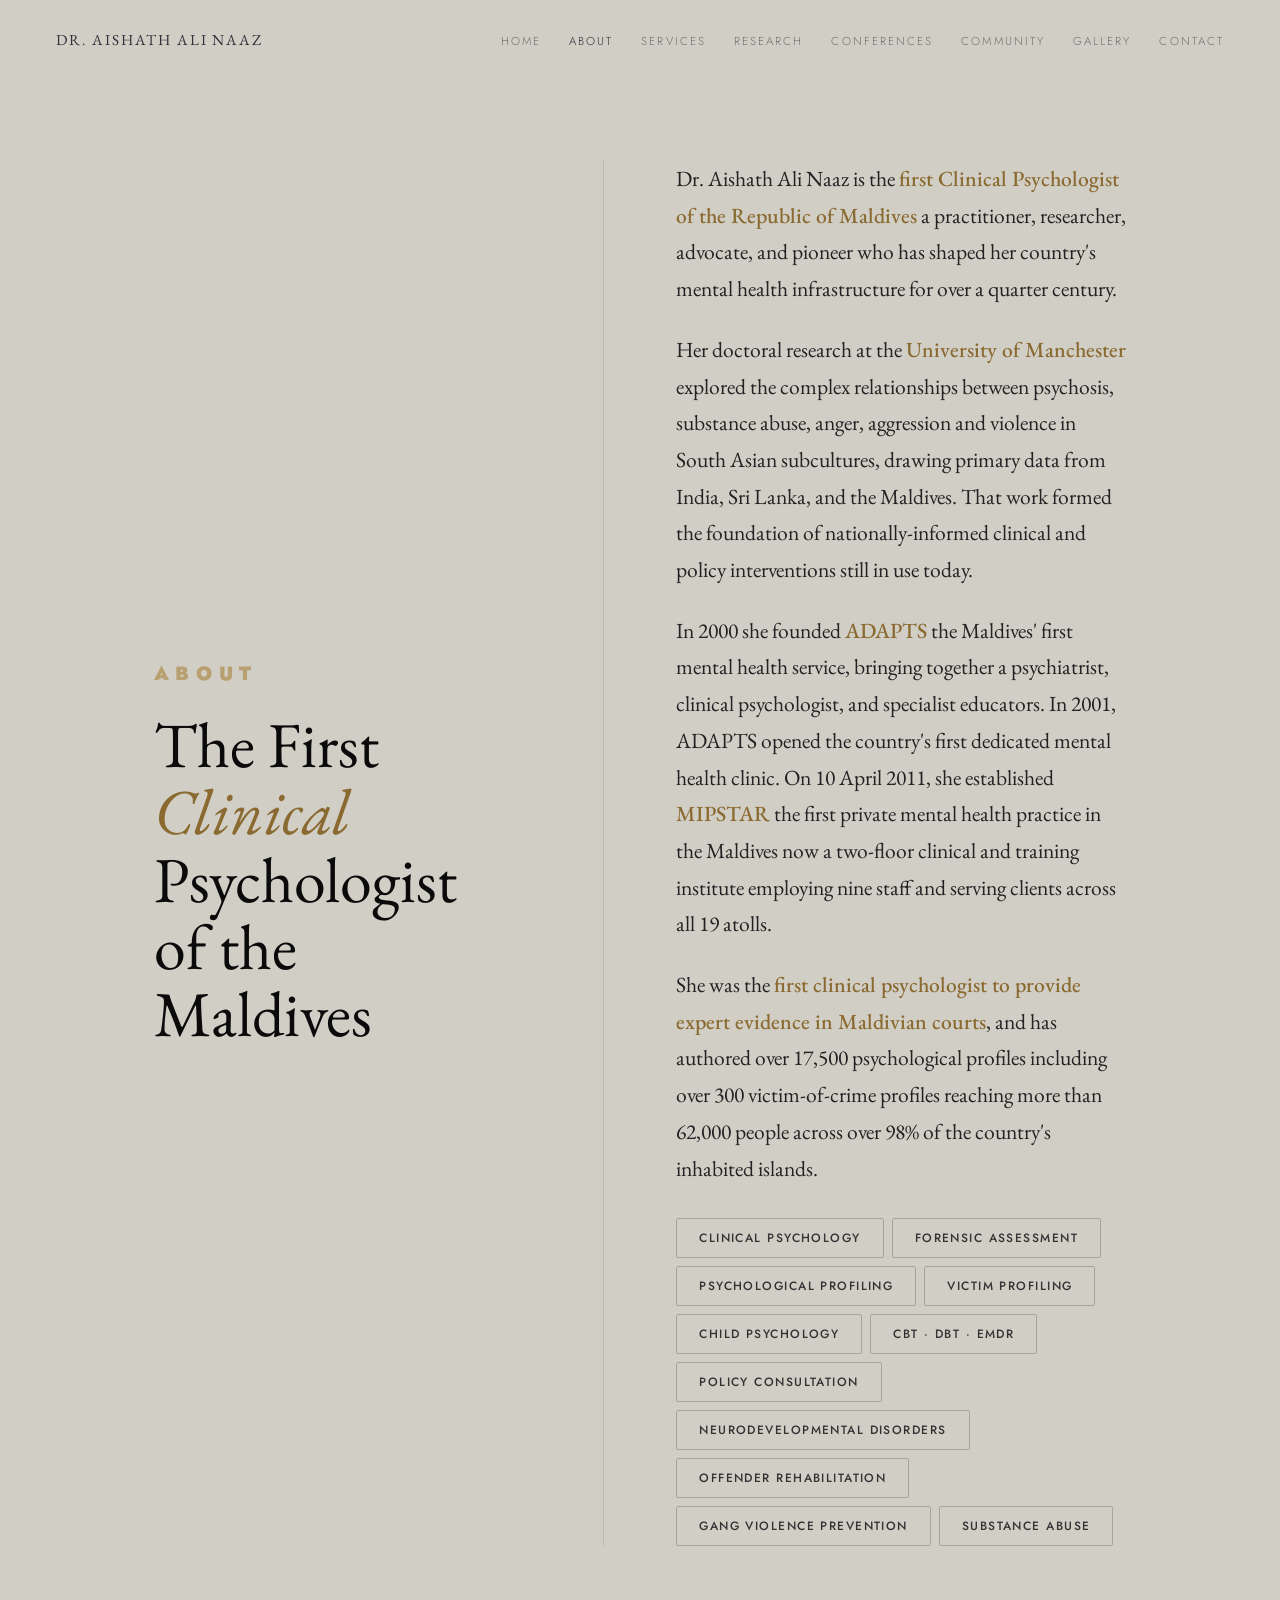
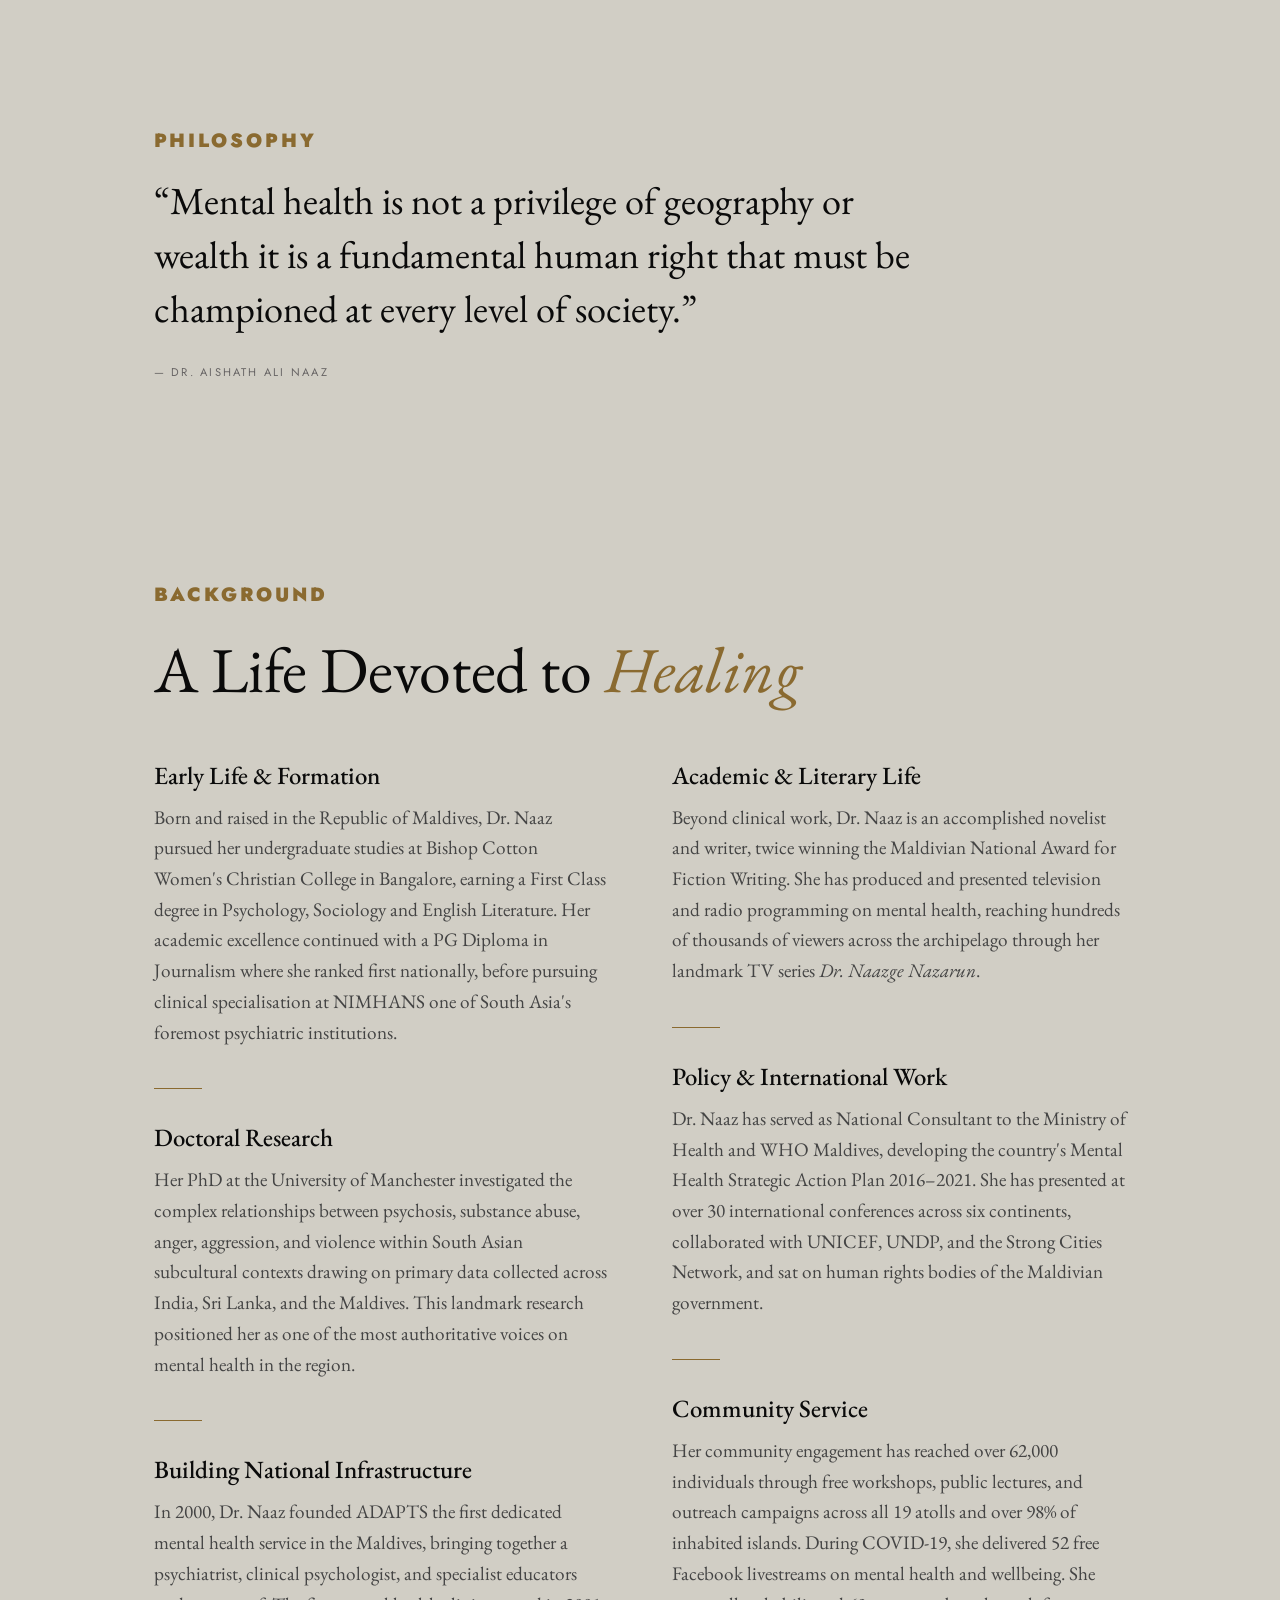
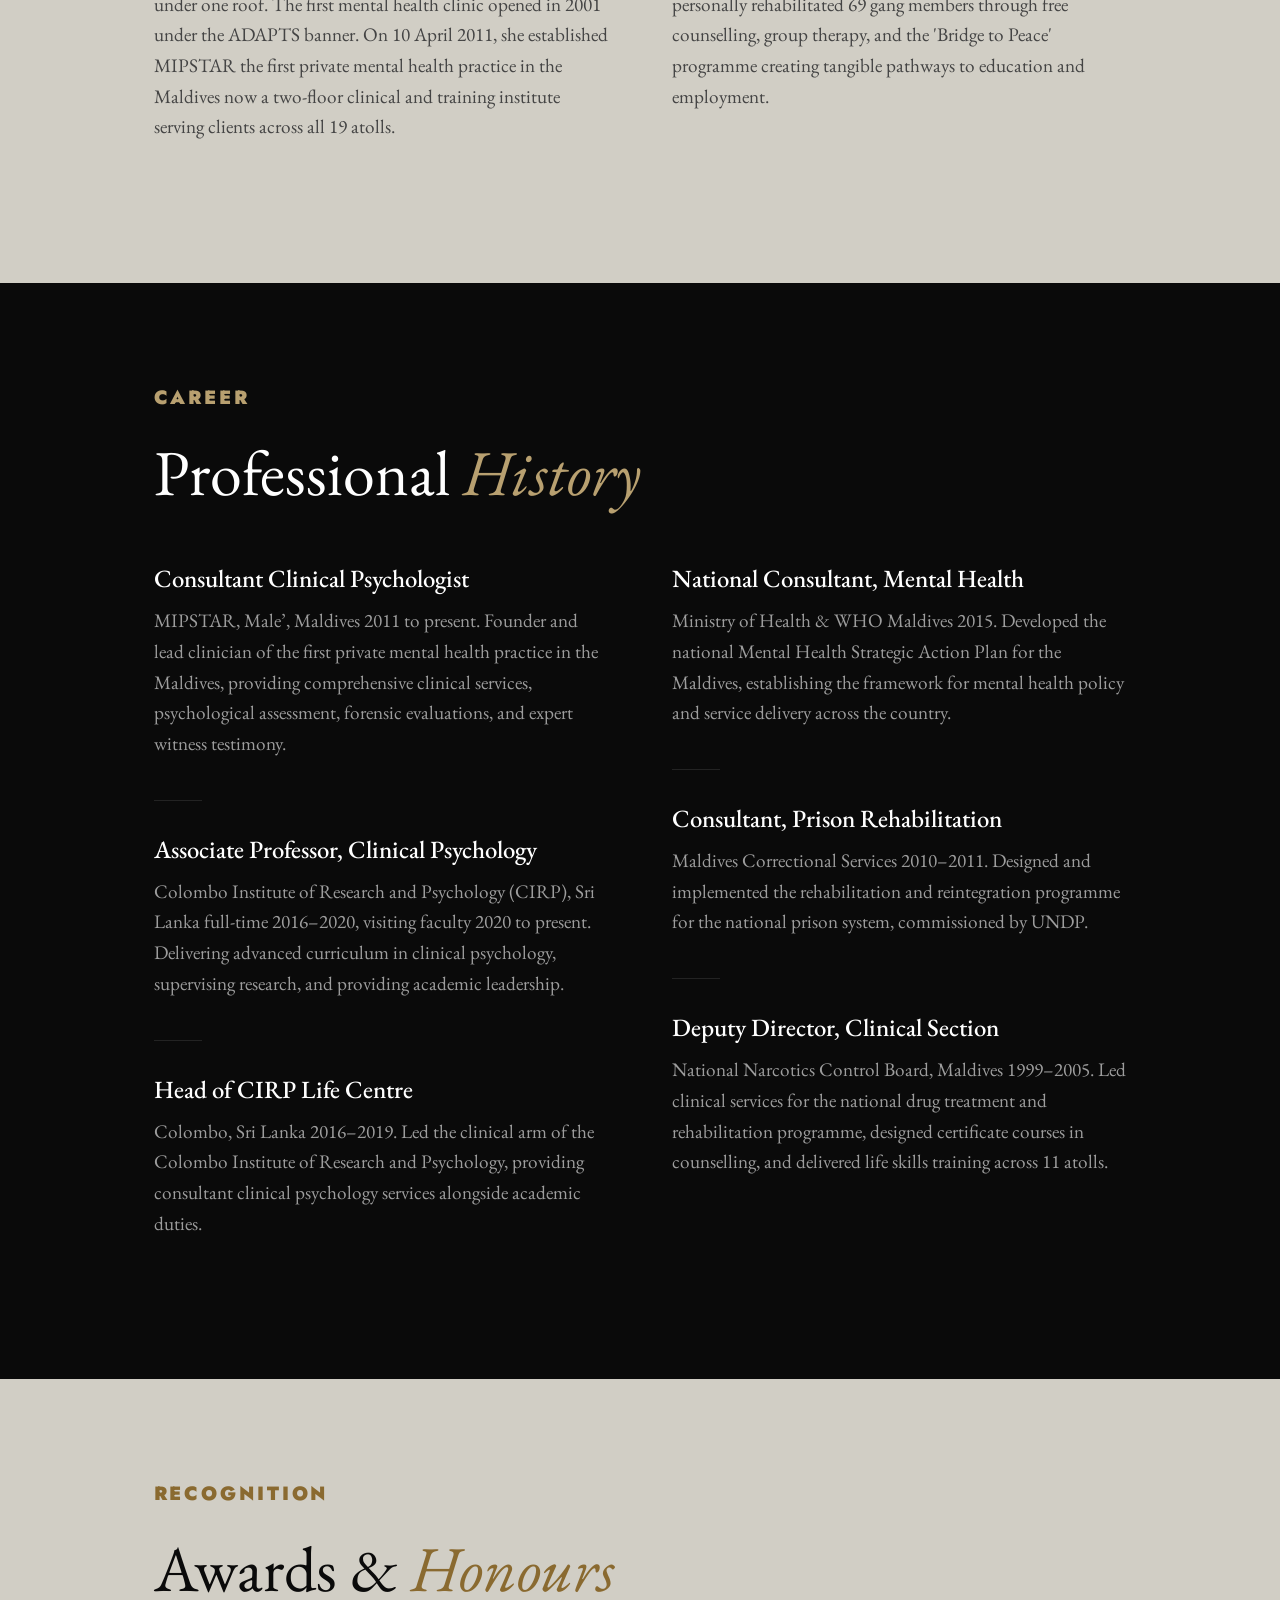
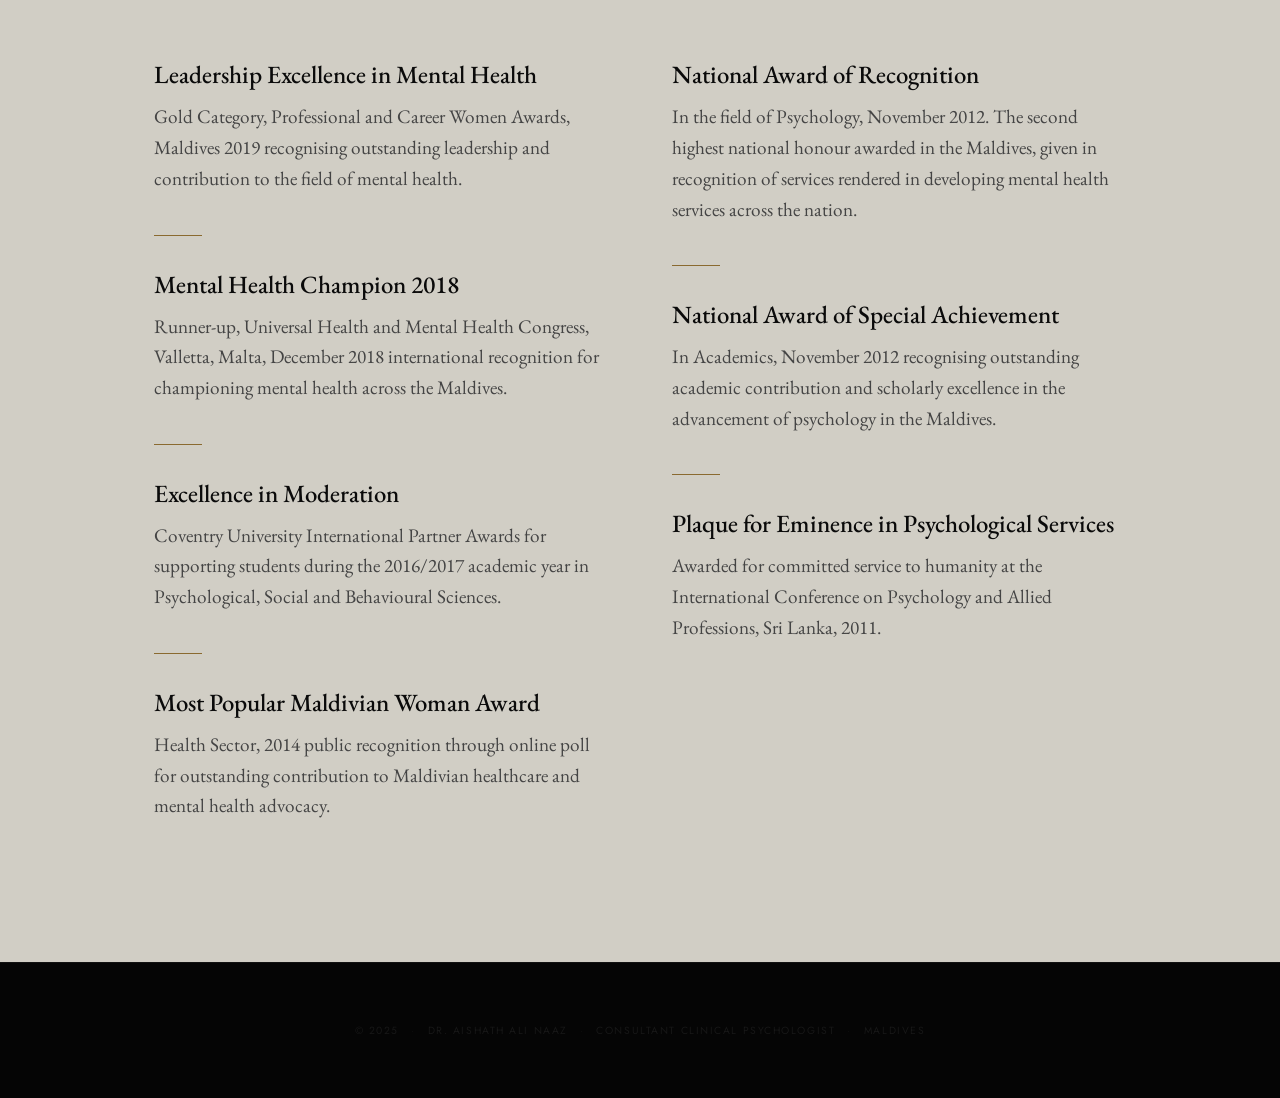
<file: about.html>
<!DOCTYPE html>
<html lang="en">

<head>
  <meta charset="UTF-8">
  <meta name="viewport" content="width=device-width, initial-scale=1.0">
  <title>About &mdash; Dr. Aishath Ali Naaz</title>
  <meta name="description"
    content="Biography of Dr. Aishath Ali Naaz &mdash; the first Clinical Psychologist of the Maldives. PhD University of Manchester. Founder of ADAPTS and MIPSTAR. 25+ years of pioneering mental health services.">
  <meta property="og:title" content="About &mdash; Dr. Aishath Ali Naaz">
  <meta property="og:description"
    content="The first Clinical Psychologist of the Maldives. Practitioner, researcher, advocate, and pioneer. PhD University of Manchester. Founder of ADAPTS &amp; MIPSTAR.">
  <meta property="og:type" content="website">
  <meta property="og:locale" content="en_US">
  <link rel="canonical" href="about.html">
  <link rel="icon" type="image/svg+xml" href="favicon.svg">
  <link rel="preconnect" href="https://fonts.googleapis.com">
  <link rel="preconnect" href="https://fonts.gstatic.com" crossorigin>
  <link
    href="https://fonts.googleapis.com/css2?family=EB+Garamond:ital,wght@0,400;0,500;0,700;1,400;1,500&family=Jost:wght@200;300;400;500&display=swap"
    rel="stylesheet">
  <link rel="stylesheet" href="css/global.css">
  <link rel="stylesheet" href="css/about.css">
  <noscript><style>.fade-in{opacity:1!important}</style></noscript>
</head>

<body data-page="about">
  <a href="#main-content" class="skip-link">Skip to content</a>

  <div id="nav-placeholder"></div>

  <main id="main-content">
    <!-- ABOUT HERO -->
    <section id="about-hero">
      <div class="about-left fade-in">
        <div class="sec-label">About</div>
        <h1 class="about-h1">The First<br><em>Clinical</em><br>Psychologist<br>of the Maldives</h1>
      </div>
      <div class="about-right fade-in">
        <div class="about-bio">
          <p>Dr. Aishath Ali Naaz is the <strong>first Clinical Psychologist of the Republic of Maldives</strong>
            a practitioner, researcher, advocate, and pioneer who has shaped her country's mental health
            infrastructure for over a quarter century.</p>
          <p>Her doctoral research at the <strong>University of Manchester</strong> explored the complex relationships
            between psychosis, substance abuse, anger, aggression and violence in South Asian subcultures, drawing
            primary data from India, Sri Lanka, and the Maldives. That work formed the foundation of nationally-informed
            clinical and policy interventions still in use today.</p>
          <p>In 2000 she founded <strong>ADAPTS</strong> the Maldives' first mental health service, bringing
            together a psychiatrist, clinical psychologist, and specialist educators. In 2001, ADAPTS opened the
            country's first dedicated mental health clinic. On 10 April 2011, she established <strong>MIPSTAR</strong>
            the first private mental health practice in the Maldives now a two-floor clinical and
            training institute employing nine staff and serving clients across all 19 atolls.</p>
          <p>She was the <strong>first clinical psychologist to provide expert evidence in Maldivian courts</strong>,
            and has authored over 17,500 psychological profiles including over 300 victim-of-crime profiles
            reaching more than 62,000 people across over 98% of the country's inhabited islands.</p>
        </div>
        <div class="about-tags">
          <span class="tag">Clinical Psychology</span>
          <span class="tag">Forensic Assessment</span>
          <span class="tag">Psychological Profiling</span>
          <span class="tag">Victim Profiling</span>
          <span class="tag">Child Psychology</span>
          <span class="tag">CBT &middot; DBT &middot; EMDR</span>
          <span class="tag">Policy Consultation</span>
          <span class="tag">Neurodevelopmental Disorders</span>
          <span class="tag">Offender Rehabilitation</span>
          <span class="tag">Gang Violence Prevention</span>
          <span class="tag">Substance Abuse</span>
        </div>
      </div>
    </section>

    <!-- PHILOSOPHY -->
    <section id="philosophy">
      <div class="ph-label fade-in">Philosophy</div>
      <p class="ph-quote fade-in">&ldquo;Mental health is not a privilege of geography or wealth it is a
        fundamental human right that must be championed at every level of society.&rdquo;</p>
      <div class="ph-attr fade-in">&mdash; Dr. Aishath Ali Naaz</div>
    </section>

    <!-- BACKGROUND -->
    <section id="background">
      <div class="bg-section-label fade-in">Background</div>
      <h2 class="bg-title fade-in">A Life Devoted to <em>Healing</em></h2>
      <div class="bg-grid">
        <div>
          <div class="bg-block fade-in">
            <h3>Early Life &amp; Formation</h3>
            <p>Born and raised in the Republic of Maldives, Dr. Naaz pursued her undergraduate studies at Bishop Cotton
              Women's Christian College in Bangalore, earning a First Class degree in Psychology, Sociology and English
              Literature. Her academic excellence continued with a PG Diploma in Journalism where she ranked first
              nationally, before pursuing clinical specialisation at NIMHANS one of South Asia's foremost
              psychiatric institutions.</p>
          </div>
          <div class="bg-divider"></div>
          <div class="bg-block fade-in">
            <h3>Doctoral Research</h3>
            <p>Her PhD at the University of Manchester investigated the complex relationships between psychosis,
              substance abuse, anger, aggression, and violence within South Asian subcultural contexts drawing
              on primary data collected across India, Sri Lanka, and the Maldives. This landmark research positioned her
              as one of the most authoritative voices on mental health in the region.</p>
          </div>
          <div class="bg-divider"></div>
          <div class="bg-block fade-in">
            <h3>Building National Infrastructure</h3>
            <p>In 2000, Dr. Naaz founded ADAPTS the first dedicated mental health service in the Maldives,
              bringing together a psychiatrist, clinical psychologist, and specialist educators under one roof. The
              first mental health clinic opened in 2001 under the ADAPTS banner. On 10 April 2011, she established
              MIPSTAR the first private mental health practice in the Maldives now a two-floor clinical
              and training institute serving clients across all 19 atolls.</p>
          </div>
        </div>
        <div>
          <div class="bg-block fade-in">
            <h3>Academic &amp; Literary Life</h3>
            <p>Beyond clinical work, Dr. Naaz is an accomplished novelist and writer, twice winning the Maldivian
              National Award for Fiction Writing. She has produced and presented television and radio programming on
              mental health, reaching hundreds of thousands of viewers across the archipelago through her landmark TV
              series <em>Dr. Naazge Nazarun</em>.</p>
          </div>
          <div class="bg-divider"></div>
          <div class="bg-block fade-in">
            <h3>Policy &amp; International Work</h3>
            <p>Dr. Naaz has served as National Consultant to the Ministry of Health and WHO Maldives, developing the
              country's Mental Health Strategic Action Plan 2016&ndash;2021. She has presented at over 30 international
              conferences across six continents, collaborated with UNICEF, UNDP, and the Strong Cities Network, and sat
              on human rights bodies of the Maldivian government.</p>
          </div>
          <div class="bg-divider"></div>
          <div class="bg-block fade-in">
            <h3>Community Service</h3>
            <p>Her community engagement has reached over 62,000 individuals through free workshops, public lectures, and
              outreach campaigns across all 19 atolls and over 98% of inhabited islands. During COVID-19, she delivered
              52 free Facebook livestreams on mental health and wellbeing. She personally rehabilitated 69 gang members
              through free counselling, group therapy, and the 'Bridge to Peace' programme creating tangible
              pathways to education and employment.</p>
          </div>
        </div>
      </div>
    </section>

    <!-- WORK HISTORY -->
    <section id="work-history">
      <div class="bg-section-label fade-in">Career</div>
      <h2 class="bg-title fade-in">Professional <em>History</em></h2>
      <div class="bg-grid">
        <div>
          <div class="bg-block fade-in">
            <h3>Consultant Clinical Psychologist</h3>
            <p>MIPSTAR, Male&rsquo;, Maldives 2011 to present. Founder and lead clinician of the first private
              mental health practice in the Maldives, providing comprehensive clinical services, psychological
              assessment, forensic evaluations, and expert witness testimony.</p>
          </div>
          <div class="bg-divider"></div>
          <div class="bg-block fade-in">
            <h3>Associate Professor, Clinical Psychology</h3>
            <p>Colombo Institute of Research and Psychology (CIRP), Sri Lanka full-time 2016&ndash;2020,
              visiting faculty 2020 to present. Delivering advanced curriculum in clinical psychology, supervising
              research, and providing academic leadership.</p>
          </div>
          <div class="bg-divider"></div>
          <div class="bg-block fade-in">
            <h3>Head of CIRP Life Centre</h3>
            <p>Colombo, Sri Lanka 2016&ndash;2019. Led the clinical arm of the Colombo Institute of Research and
              Psychology, providing consultant clinical psychology services alongside academic duties.</p>
          </div>
        </div>
        <div>
          <div class="bg-block fade-in">
            <h3>National Consultant, Mental Health</h3>
            <p>Ministry of Health &amp; WHO Maldives 2015. Developed the national Mental Health Strategic Action
              Plan for the Maldives, establishing the framework for mental health policy and service delivery across the
              country.</p>
          </div>
          <div class="bg-divider"></div>
          <div class="bg-block fade-in">
            <h3>Consultant, Prison Rehabilitation</h3>
            <p>Maldives Correctional Services 2010&ndash;2011. Designed and implemented the rehabilitation and
              reintegration programme for the national prison system, commissioned by UNDP.</p>
          </div>
          <div class="bg-divider"></div>
          <div class="bg-block fade-in">
            <h3>Deputy Director, Clinical Section</h3>
            <p>National Narcotics Control Board, Maldives 1999&ndash;2005. Led clinical services for the
              national drug treatment and rehabilitation programme, designed certificate courses in counselling, and
              delivered life skills training across 11 atolls.</p>
          </div>
        </div>
      </div>
    </section>

    <!-- AWARDS -->
    <section id="awards">
      <div class="bg-section-label fade-in">Recognition</div>
      <h2 class="bg-title fade-in">Awards &amp; <em>Honours</em></h2>
      <div class="bg-grid">
        <div>
          <div class="bg-block fade-in">
            <h3>Leadership Excellence in Mental Health</h3>
            <p>Gold Category, Professional and Career Women Awards, Maldives 2019 recognising outstanding
              leadership and contribution to the field of mental health.</p>
          </div>
          <div class="bg-divider"></div>
          <div class="bg-block fade-in">
            <h3>Mental Health Champion 2018</h3>
            <p>Runner-up, Universal Health and Mental Health Congress, Valletta, Malta, December 2018
              international recognition for championing mental health across the Maldives.</p>
          </div>
          <div class="bg-divider"></div>
          <div class="bg-block fade-in">
            <h3>Excellence in Moderation</h3>
            <p>Coventry University International Partner Awards for supporting students during the 2016/2017 academic
              year in Psychological, Social and Behavioural Sciences.</p>
          </div>
          <div class="bg-divider"></div>
          <div class="bg-block fade-in">
            <h3>Most Popular Maldivian Woman Award</h3>
            <p>Health Sector, 2014 public recognition through online poll for outstanding contribution to
              Maldivian healthcare and mental health advocacy.</p>
          </div>
        </div>
        <div>
          <div class="bg-block fade-in">
            <h3>National Award of Recognition</h3>
            <p>In the field of Psychology, November 2012. The second highest national honour awarded in the Maldives,
              given in recognition of services rendered in developing mental health services across the nation.</p>
          </div>
          <div class="bg-divider"></div>
          <div class="bg-block fade-in">
            <h3>National Award of Special Achievement</h3>
            <p>In Academics, November 2012 recognising outstanding academic contribution and scholarly
              excellence in the advancement of psychology in the Maldives.</p>
          </div>
          <div class="bg-divider"></div>
          <div class="bg-block fade-in">
            <h3>Plaque for Eminence in Psychological Services</h3>
            <p>Awarded for committed service to humanity at the International Conference on Psychology and Allied
              Professions, Sri Lanka, 2011.</p>
          </div>
        </div>
      </div>
    </section>
  </main>

  <div id="footer-placeholder"></div>

  <script src="js/global.js"></script>
</body>

</html>
</file>
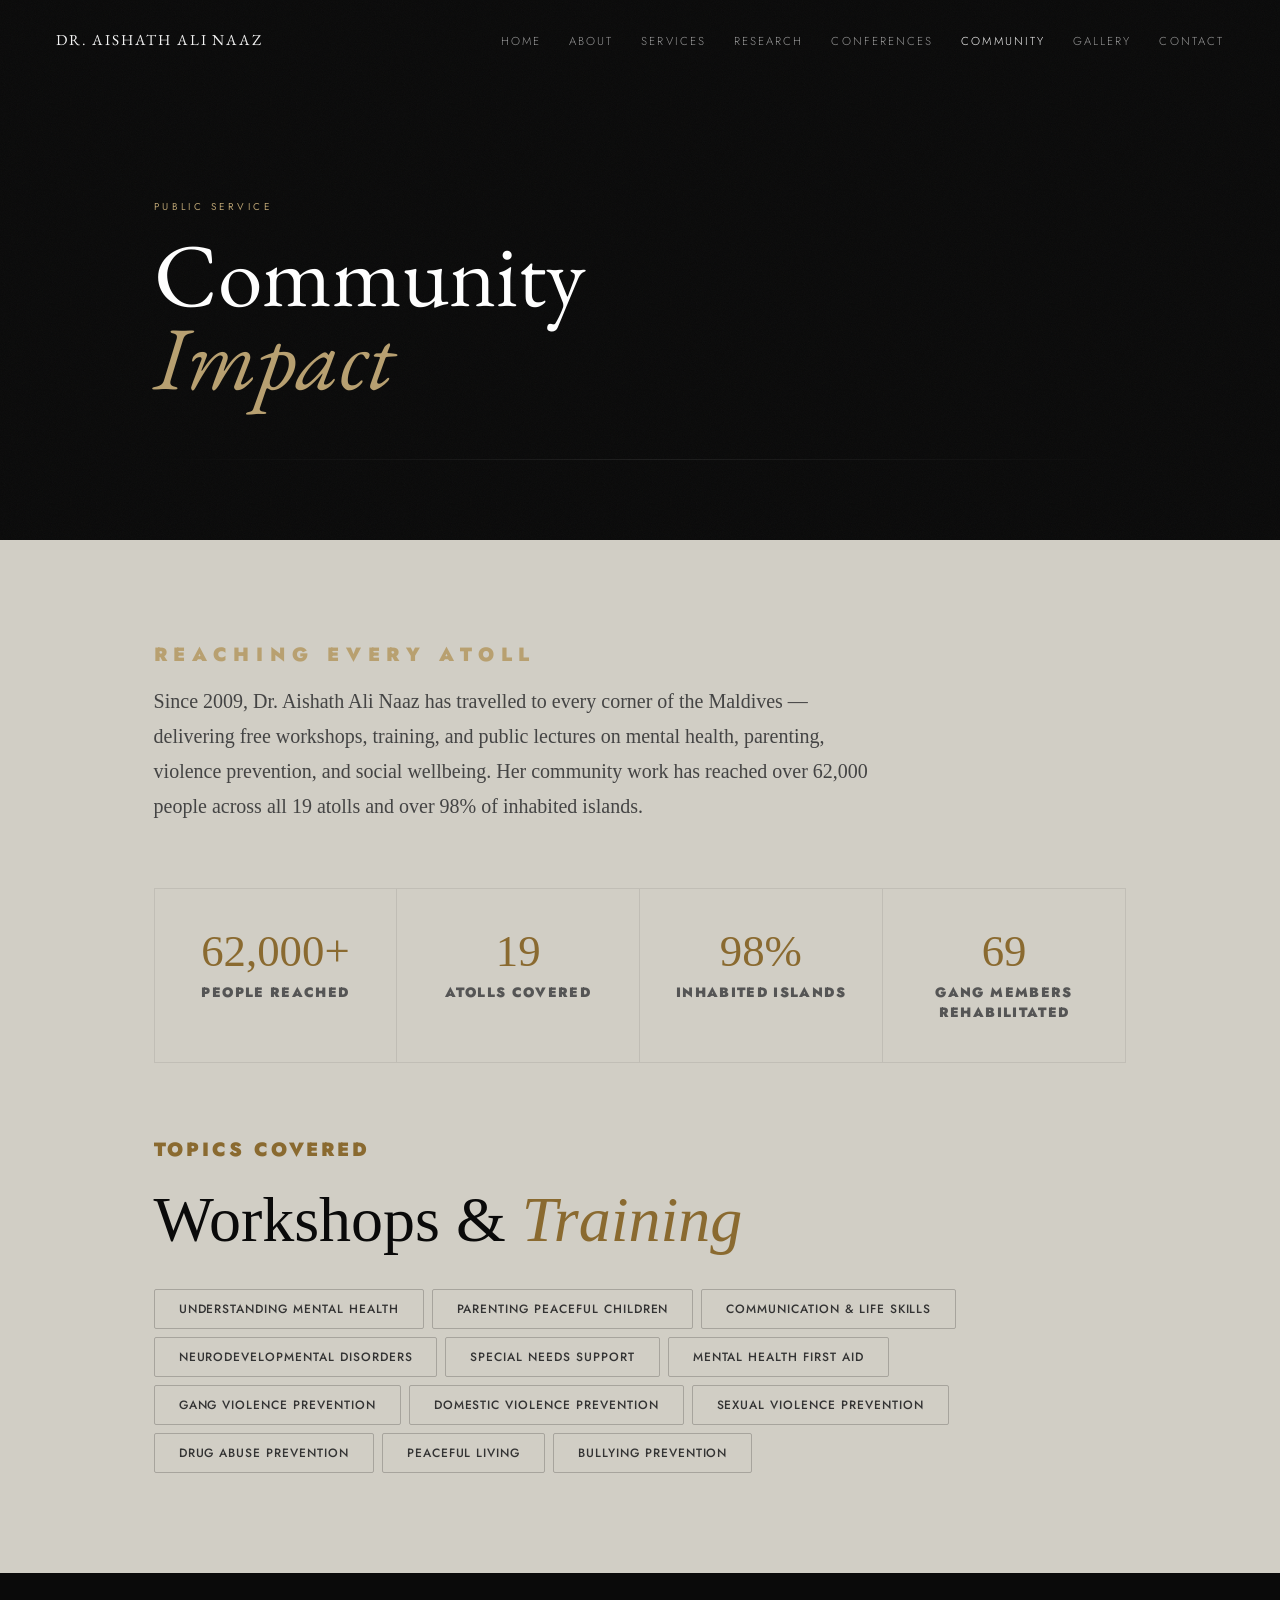
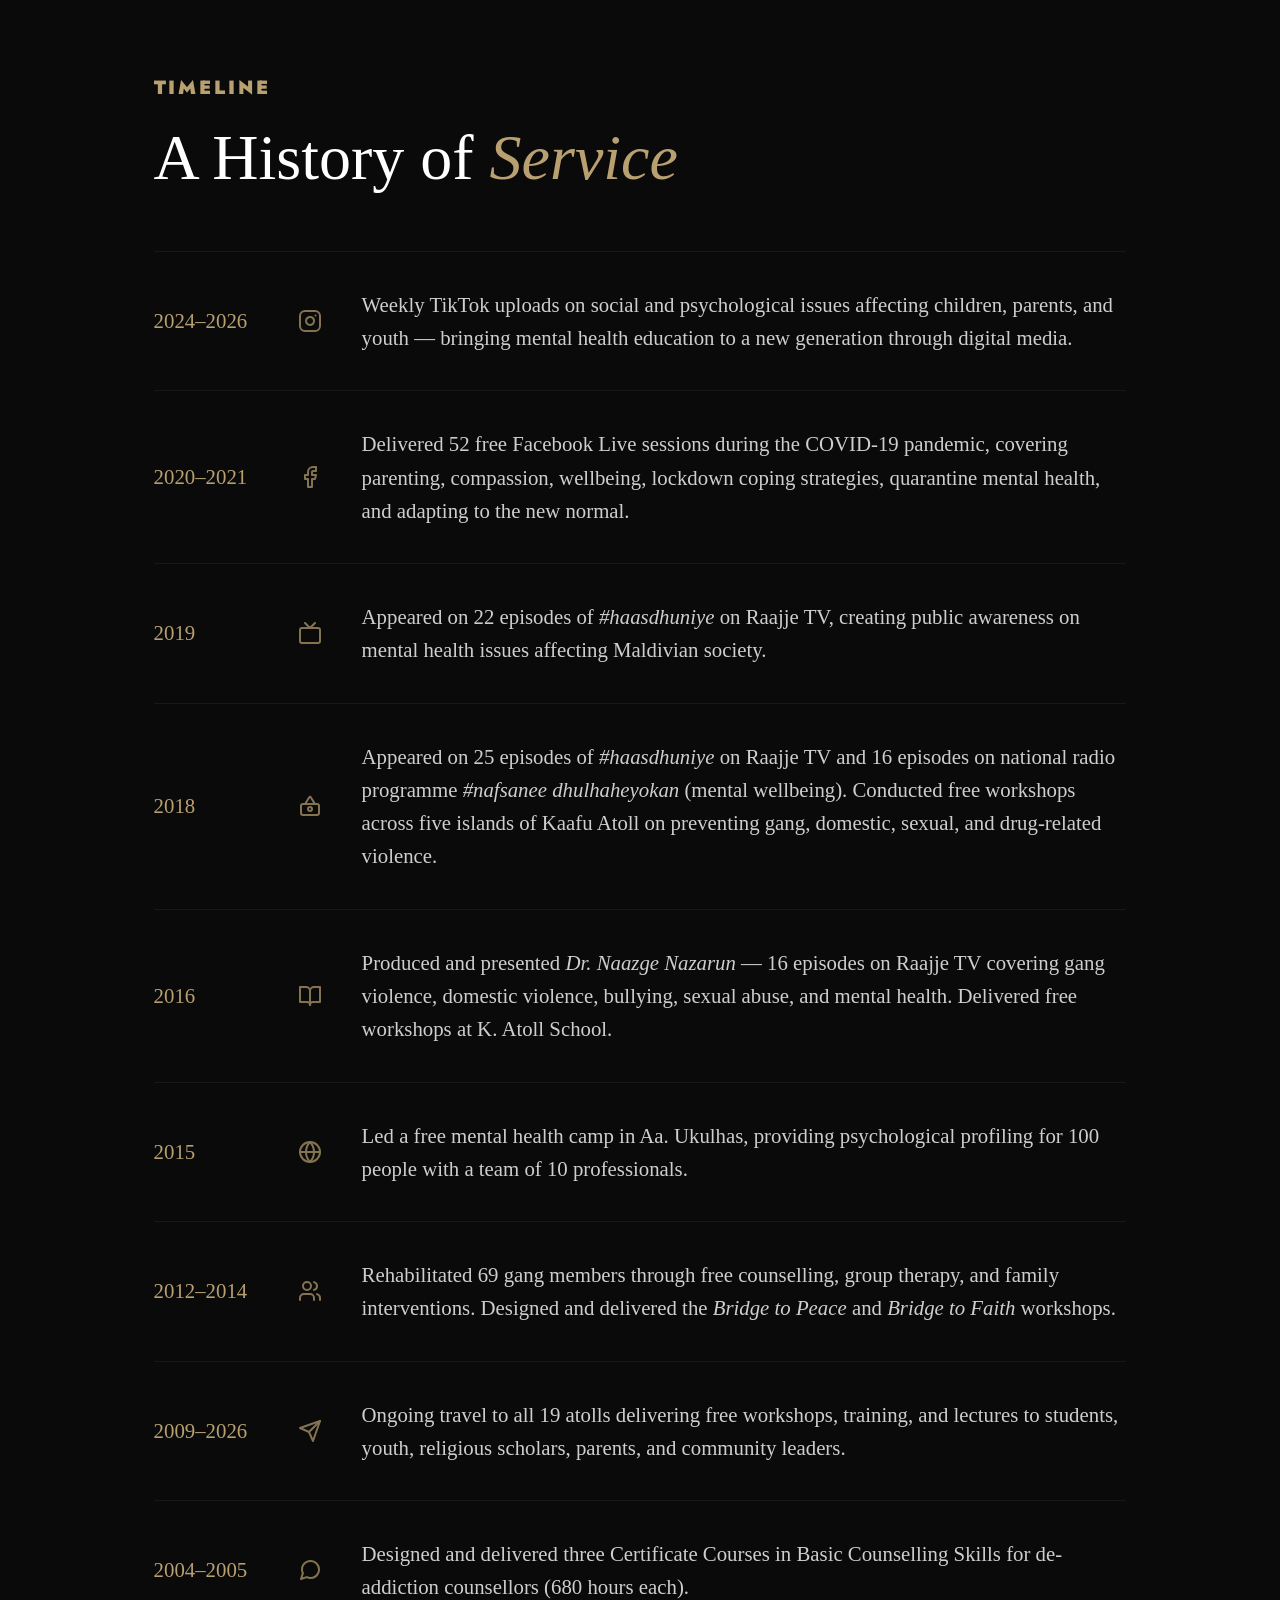
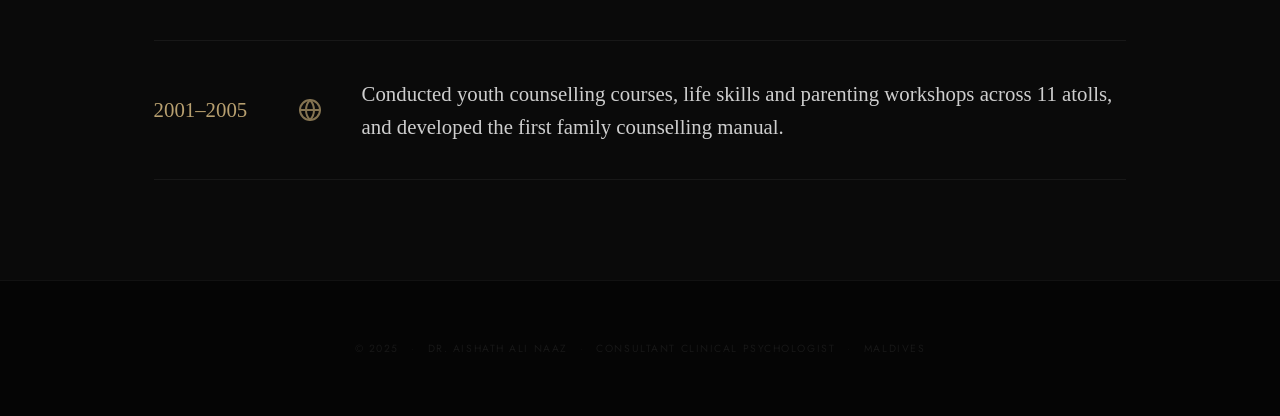
<file: community.html>
<!DOCTYPE html>
<html lang="en">

<head>
  <meta charset="UTF-8">
  <meta name="viewport" content="width=device-width, initial-scale=1.0">
  <title>Community Impact &mdash; Dr. Aishath Ali Naaz</title>
  <meta name="description"
    content="Community impact of Dr. Aishath Ali Naaz — free workshops, training, and outreach reaching 62,000+ people across all 19 atolls and 98% of inhabited islands.">
  <link rel="icon" type="image/svg+xml" href="favicon.svg">
  <link rel="preconnect" href="https://fonts.googleapis.com">
  <link rel="preconnect" href="https://fonts.gstatic.com" crossorigin>
  <link
    href="https://fonts.googleapis.com/css2?family=EB+Garamond:ital,wght@0,400;0,500;0,700;1,400;1,500&family=Jost:wght@200;300;400;500&display=swap"
    rel="stylesheet">
  <link rel="stylesheet" href="css/global.css">
  <link rel="stylesheet" href="css/community.css?v=2">
  <noscript>
    <style>
      .fade-in {
        opacity: 1 !important
      }
    </style>
  </noscript>
</head>

<body data-page="community">
  <a href="#main-content" class="skip-link">Skip to content</a>

  <div id="nav-placeholder"></div>
  <main id="main-content">
    <section id="community-header" class="page-header">
      <div class="page-label fade-in">Public Service</div>
      <h1 class="page-h1 fade-in">Community<br><em>Impact</em></h1>
      <div class="header-line"></div>
    </section>

    <!-- IMPACT OVERVIEW -->
    <section id="impact-overview">
      <div class="impact-intro fade-in">
        <div class="sec-label">Reaching Every Atoll</div>
        <p>Since 2009, Dr. Aishath Ali Naaz has travelled to every corner of the Maldives &mdash; delivering free
          workshops, training, and public lectures on mental health, parenting, violence prevention, and social
          wellbeing. Her community work has reached over 62,000 people across all 19 atolls and over 98% of inhabited
          islands.</p>
      </div>
      <div class="impact-stats">
        <div class="imp-stat fade-in">
          <div class="imp-stat-num">62,000+</div>
          <div class="imp-stat-lbl">People Reached</div>
        </div>
        <div class="imp-stat fade-in">
          <div class="imp-stat-num">19</div>
          <div class="imp-stat-lbl">Atolls Covered</div>
        </div>
        <div class="imp-stat fade-in">
          <div class="imp-stat-num">98%</div>
          <div class="imp-stat-lbl">Inhabited Islands</div>
        </div>
        <div class="imp-stat fade-in">
          <div class="imp-stat-num">69</div>
          <div class="imp-stat-lbl">Gang Members Rehabilitated</div>
        </div>
      </div>
      <div class="topics-label fade-in">Topics Covered</div>
      <h2 class="topics-title fade-in">Workshops &amp; <em>Training</em></h2>
      <div class="topic-tags fade-in">
        <span class="topic-tag">Understanding Mental Health</span>
        <span class="topic-tag">Parenting Peaceful Children</span>
        <span class="topic-tag">Communication &amp; Life Skills</span>
        <span class="topic-tag">Neurodevelopmental Disorders</span>
        <span class="topic-tag">Special Needs Support</span>
        <span class="topic-tag">Mental Health First Aid</span>
        <span class="topic-tag">Gang Violence Prevention</span>
        <span class="topic-tag">Domestic Violence Prevention</span>
        <span class="topic-tag">Sexual Violence Prevention</span>
        <span class="topic-tag">Drug Abuse Prevention</span>
        <span class="topic-tag">Peaceful Living</span>
        <span class="topic-tag">Bullying Prevention</span>
      </div>
    </section>

    <!-- COMMUNITY TIMELINE -->
    <section id="community-timeline">
      <div class="ct-label fade-in">Timeline</div>
      <h2 class="ct-title fade-in">A History of <em>Service</em></h2>
      <div class="timeline-list">
        <div class="tl-item fade-in">
          <div class="tl-year">2024&ndash;2026</div>
          <div class="tl-item-icon"><svg xmlns="http://www.w3.org/2000/svg" width="24" height="24" viewBox="0 0 24 24"
              fill="none" stroke="currentColor" stroke-width="2" stroke-linecap="round" stroke-linejoin="round">
              <rect width="20" height="20" x="2" y="2" rx="5" ry="5" />
              <path d="M16 11.37A4 4 0 1 1 12.63 8 4 4 0 0 1 16 11.37z" />
              <line x1="17.5" x2="17.51" y1="6.5" y2="6.5" />
            </svg></div>
          <div class="tl-text">Weekly TikTok uploads on social and psychological issues affecting children, parents, and
            youth &mdash; bringing mental health education to a new generation through digital media.</div>
        </div>
        <div class="tl-item fade-in">
          <div class="tl-year">2020&ndash;2021</div>
          <div class="tl-item-icon"><svg xmlns="http://www.w3.org/2000/svg" width="24" height="24" viewBox="0 0 24 24"
              fill="none" stroke="currentColor" stroke-width="2" stroke-linecap="round" stroke-linejoin="round">
              <path d="M18 2h-3a5 5 0 0 0-5 5v3H7v4h3v8h4v-8h3l1-4h-4V7a1 1 0 0 1 1-1h3z" />
            </svg></div>
          <div class="tl-text">Delivered 52 free Facebook Live sessions during the COVID-19 pandemic, covering
            parenting, compassion, wellbeing, lockdown coping strategies, quarantine mental health, and adapting to the
            new normal.</div>
        </div>
        <div class="tl-item fade-in">
          <div class="tl-year">2019</div>
          <div class="tl-item-icon"><svg xmlns="http://www.w3.org/2000/svg" width="24" height="24" viewBox="0 0 24 24"
              fill="none" stroke="currentColor" stroke-width="2" stroke-linecap="round" stroke-linejoin="round">
              <rect width="20" height="15" x="2" y="7" rx="2" ry="2" />
              <polyline points="7 2 12 7 17 2" />
            </svg></div>
          <div class="tl-text">Appeared on 22 episodes of <em>#haasdhuniye</em> on Raajje TV, creating public awareness
            on mental health issues affecting Maldivian society.</div>
        </div>
        <div class="tl-item fade-in">
          <div class="tl-year">2018</div>
          <div class="tl-item-icon"><svg xmlns="http://www.w3.org/2000/svg" width="24" height="24" viewBox="0 0 24 24"
              fill="none" stroke="currentColor" stroke-width="2" stroke-linecap="round" stroke-linejoin="round">
              <path d="M8.3 10a.7.7 0 0 1-.626-1.079L11.4 3a.7.7 0 0 1 1.198-.043L16.3 8.9a.7.7 0 0 1-.572 1.1Z" />
              <rect width="18" height="11" x="3" y="10" rx="2" />
              <circle cx="12" cy="15" r="2" />
            </svg></div>
          <div class="tl-text">Appeared on 25 episodes of <em>#haasdhuniye</em> on Raajje TV and 16 episodes on national
            radio programme <em>#nafsanee dhulhaheyokan</em> (mental wellbeing). Conducted free workshops across five
            islands of Kaafu Atoll on preventing gang, domestic, sexual, and drug-related violence.</div>
        </div>
        <div class="tl-item fade-in">
          <div class="tl-year">2016</div>
          <div class="tl-item-icon"><svg xmlns="http://www.w3.org/2000/svg" width="24" height="24" viewBox="0 0 24 24"
              fill="none" stroke="currentColor" stroke-width="2" stroke-linecap="round" stroke-linejoin="round">
              <path d="M2 3h6a4 4 0 0 1 4 4v14a3 3 0 0 0-3-3H2z" />
              <path d="M22 3h-6a4 4 0 0 0-4 4v14a3 3 0 0 1 3-3h7z" />
            </svg></div>
          <div class="tl-text">Produced and presented <em>Dr. Naazge Nazarun</em> &mdash; 16 episodes on Raajje TV
            covering gang violence, domestic violence, bullying, sexual abuse, and mental health. Delivered free
            workshops at K. Atoll School.</div>
        </div>
        <div class="tl-item fade-in">
          <div class="tl-year">2015</div>
          <div class="tl-item-icon"><svg xmlns="http://www.w3.org/2000/svg" width="24" height="24" viewBox="0 0 24 24"
              fill="none" stroke="currentColor" stroke-width="2" stroke-linecap="round" stroke-linejoin="round">
              <circle cx="12" cy="12" r="10" />
              <path d="M12 2a14.5 14.5 0 0 0 0 20 14.5 14.5 0 0 0 0-20" />
              <path d="M2 12h20" />
            </svg></div>
          <div class="tl-text">Led a free mental health camp in Aa. Ukulhas, providing psychological profiling for 100
            people with a team of 10 professionals.</div>
        </div>
        <div class="tl-item fade-in">
          <div class="tl-year">2012&ndash;2014</div>
          <div class="tl-item-icon"><svg xmlns="http://www.w3.org/2000/svg" width="24" height="24" viewBox="0 0 24 24"
              fill="none" stroke="currentColor" stroke-width="2" stroke-linecap="round" stroke-linejoin="round">
              <path d="M16 21v-2a4 4 0 0 0-4-4H6a4 4 0 0 0-4 4v2" />
              <circle cx="9" cy="7" r="4" />
              <path d="M22 21v-2a4 4 0 0 0-3-3.87" />
              <path d="M16 3.13a4 4 0 0 1 0 7.75" />
            </svg></div>
          <div class="tl-text">Rehabilitated 69 gang members through free counselling, group therapy, and family
            interventions. Designed and delivered the <em>Bridge to Peace</em> and <em>Bridge to Faith</em> workshops.
          </div>
        </div>
        <div class="tl-item fade-in">
          <div class="tl-year">2009&ndash;2026</div>
          <div class="tl-item-icon"><svg xmlns="http://www.w3.org/2000/svg" width="24" height="24" viewBox="0 0 24 24"
              fill="none" stroke="currentColor" stroke-width="2" stroke-linecap="round" stroke-linejoin="round">
              <path d="m22 2-7 20-4-9-9-4Z" />
              <path d="M22 2 11 13" />
            </svg></div>
          <div class="tl-text">Ongoing travel to all 19 atolls delivering free workshops, training, and lectures to
            students, youth, religious scholars, parents, and community leaders.</div>
        </div>
        <div class="tl-item fade-in">
          <div class="tl-year">2004&ndash;2005</div>
          <div class="tl-item-icon"><svg xmlns="http://www.w3.org/2000/svg" width="24" height="24" viewBox="0 0 24 24"
              fill="none" stroke="currentColor" stroke-width="2" stroke-linecap="round" stroke-linejoin="round">
              <path
                d="M21 11.5a8.38 8.38 0 0 1-.9 3.8 8.5 8.5 0 0 1-7.6 4.7 8.38 8.38 0 0 1-3.8-.9L3 21l1.9-5.7a8.38 8.38 0 0 1-.9-3.8 8.5 8.5 0 0 1 4.7-7.6 8.38 8.38 0 0 1 3.8-.9h.5a8.48 8.48 0 0 1 8 8v.5z" />
            </svg></div>
          <div class="tl-text">Designed and delivered three Certificate Courses in Basic Counselling Skills for
            de-addiction counsellors (680 hours each).</div>
        </div>
        <div class="tl-item fade-in">
          <div class="tl-year">2001&ndash;2005</div>
          <div class="tl-item-icon"><svg xmlns="http://www.w3.org/2000/svg" width="24" height="24" viewBox="0 0 24 24"
              fill="none" stroke="currentColor" stroke-width="2" stroke-linecap="round" stroke-linejoin="round">
              <circle cx="12" cy="12" r="10" />
              <path d="M12 2a14.5 14.5 0 0 0 0 20 14.5 14.5 0 0 0 0-20" />
              <path d="M2 12h20" />
            </svg></div>
          <div class="tl-text">Conducted youth counselling courses, life skills and parenting workshops across 11
            atolls, and developed the first family counselling manual.</div>
        </div>
      </div>
    </section>
  </main>
  <div id="footer-placeholder"></div>
  <script src="js/global.js"></script>
</body>

</html>
</file>
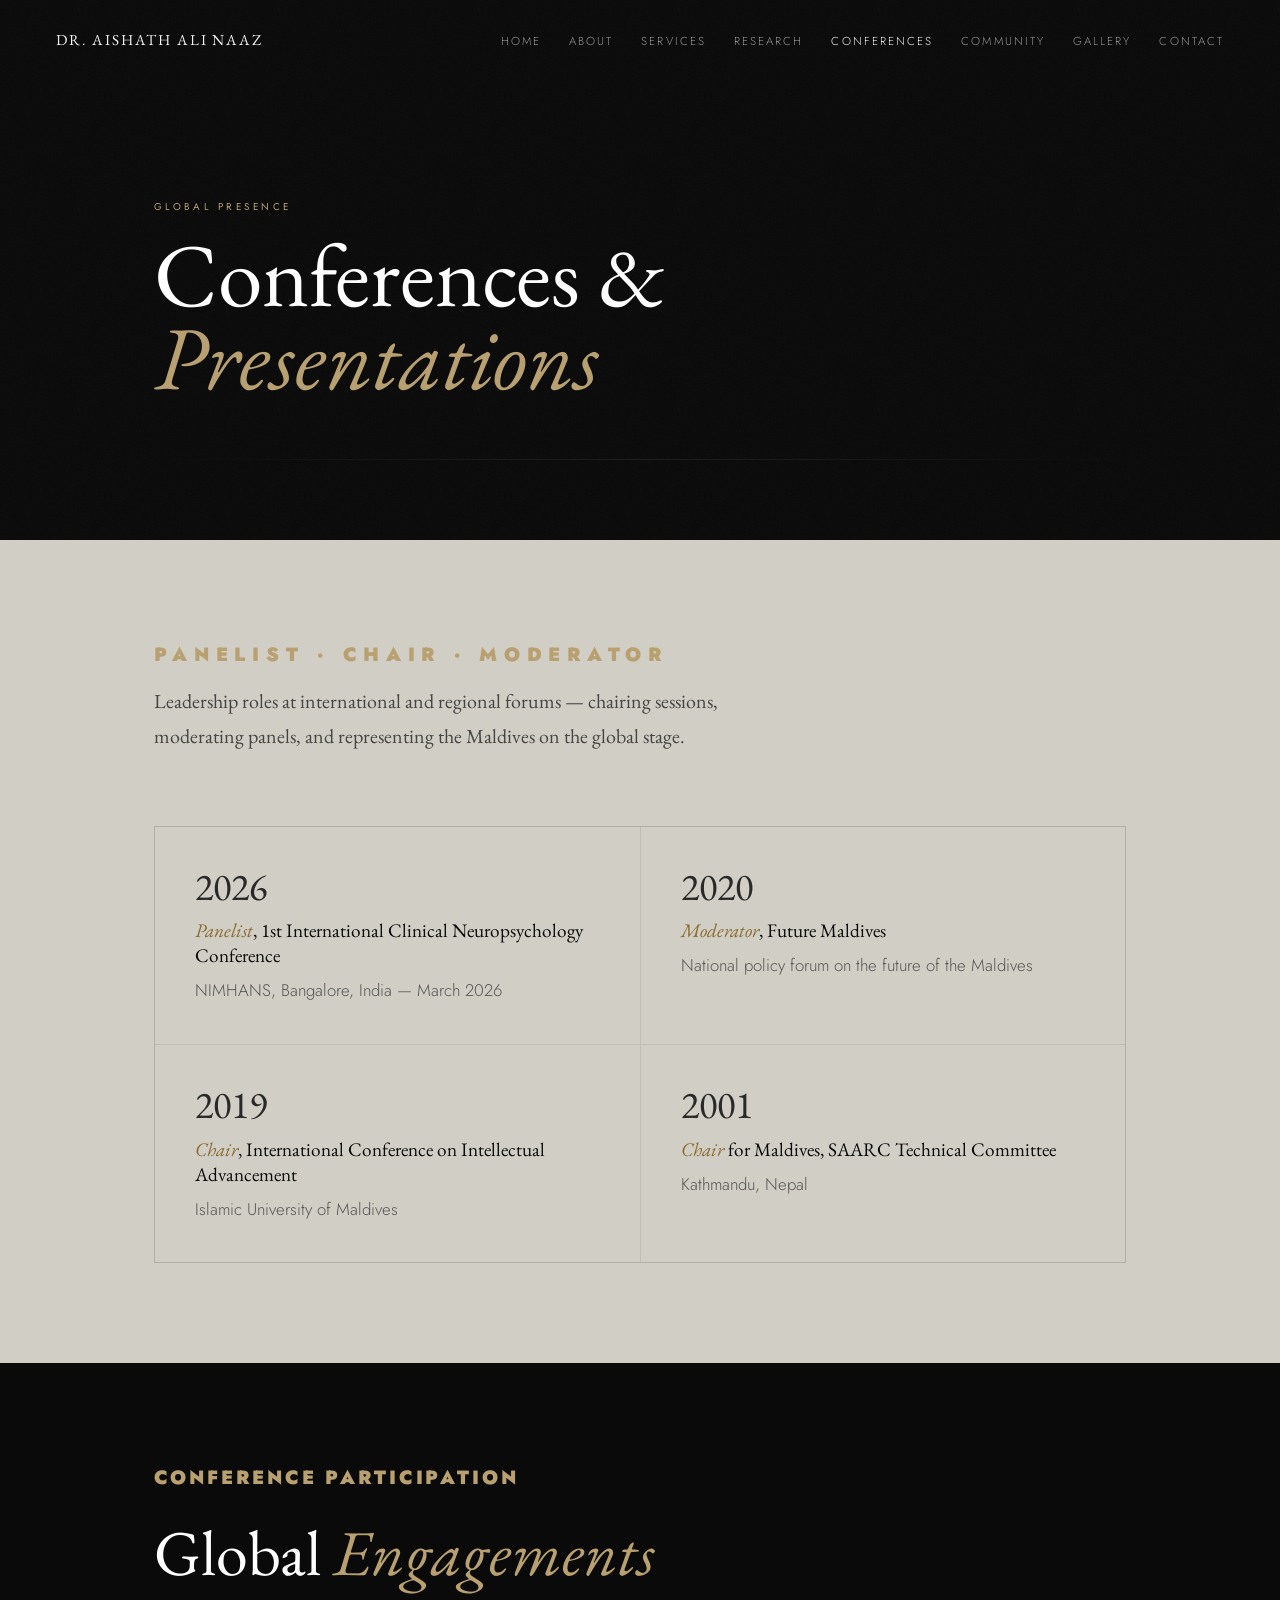
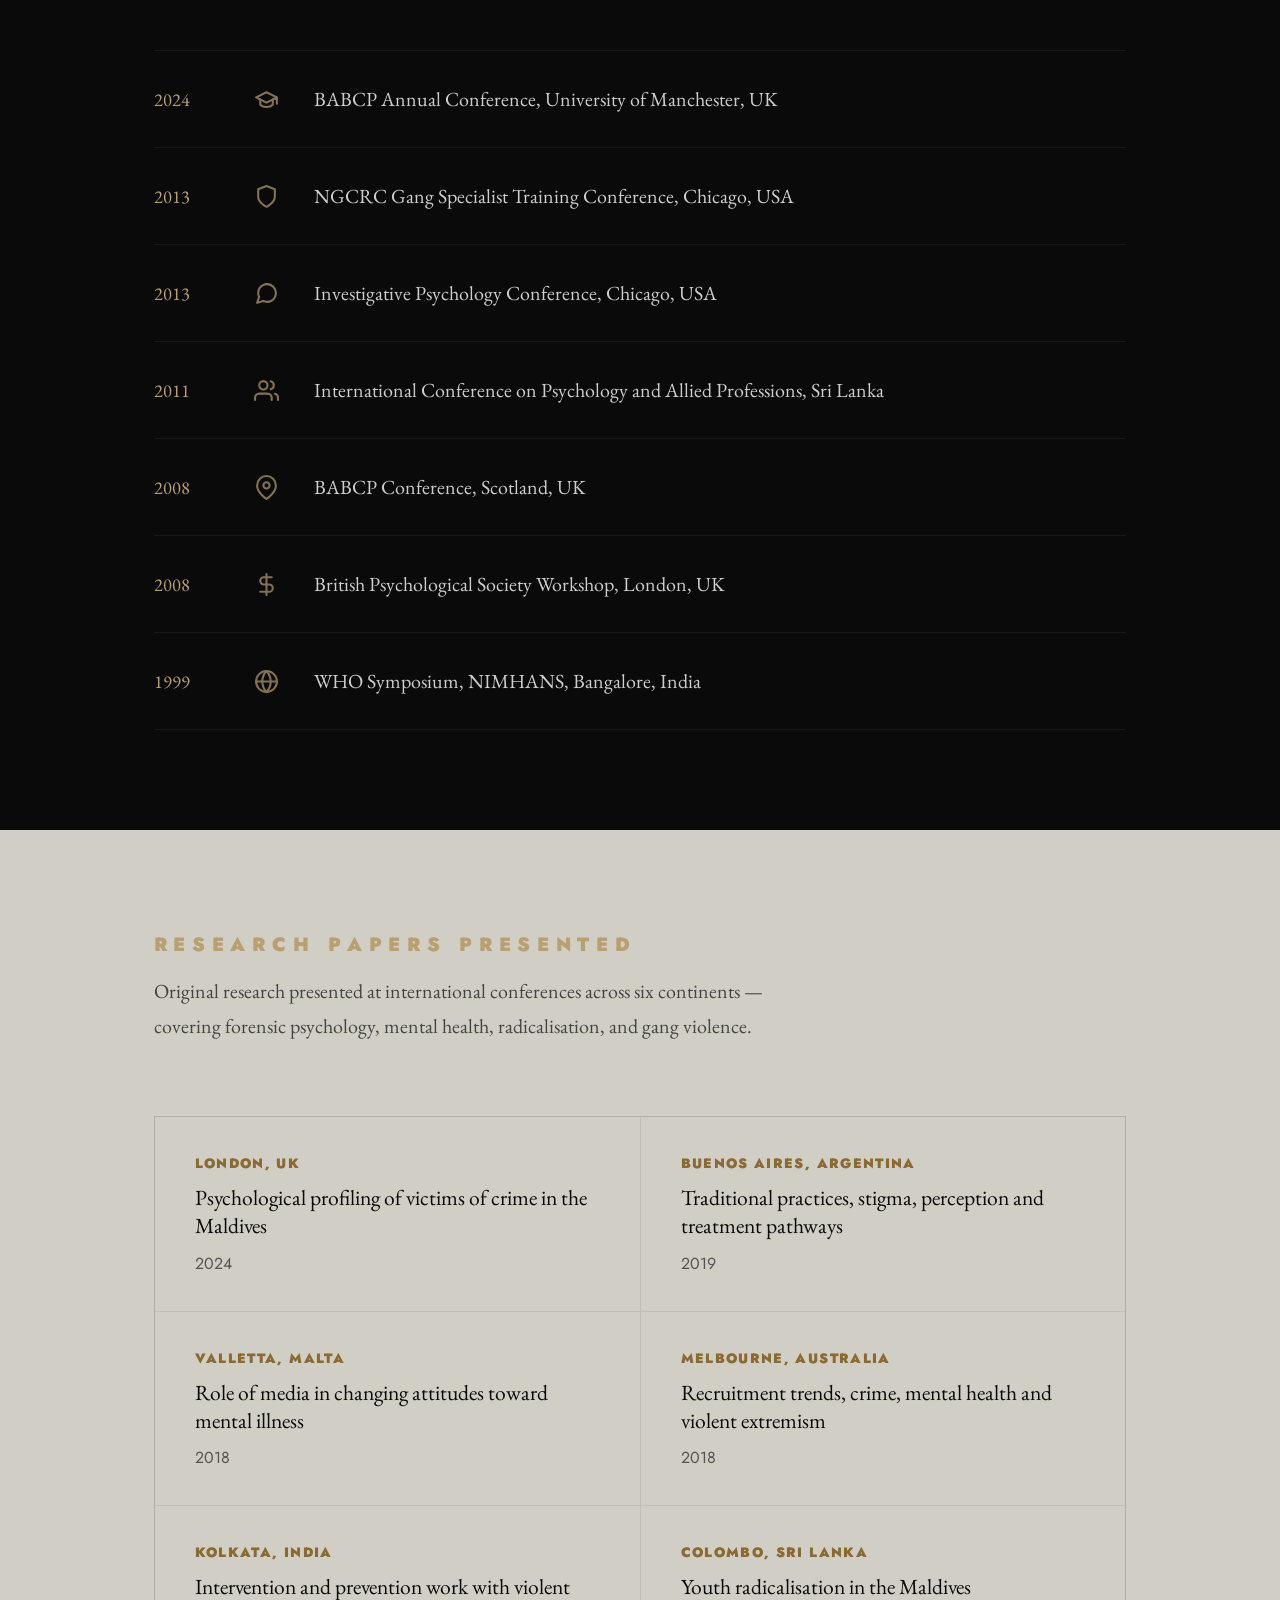
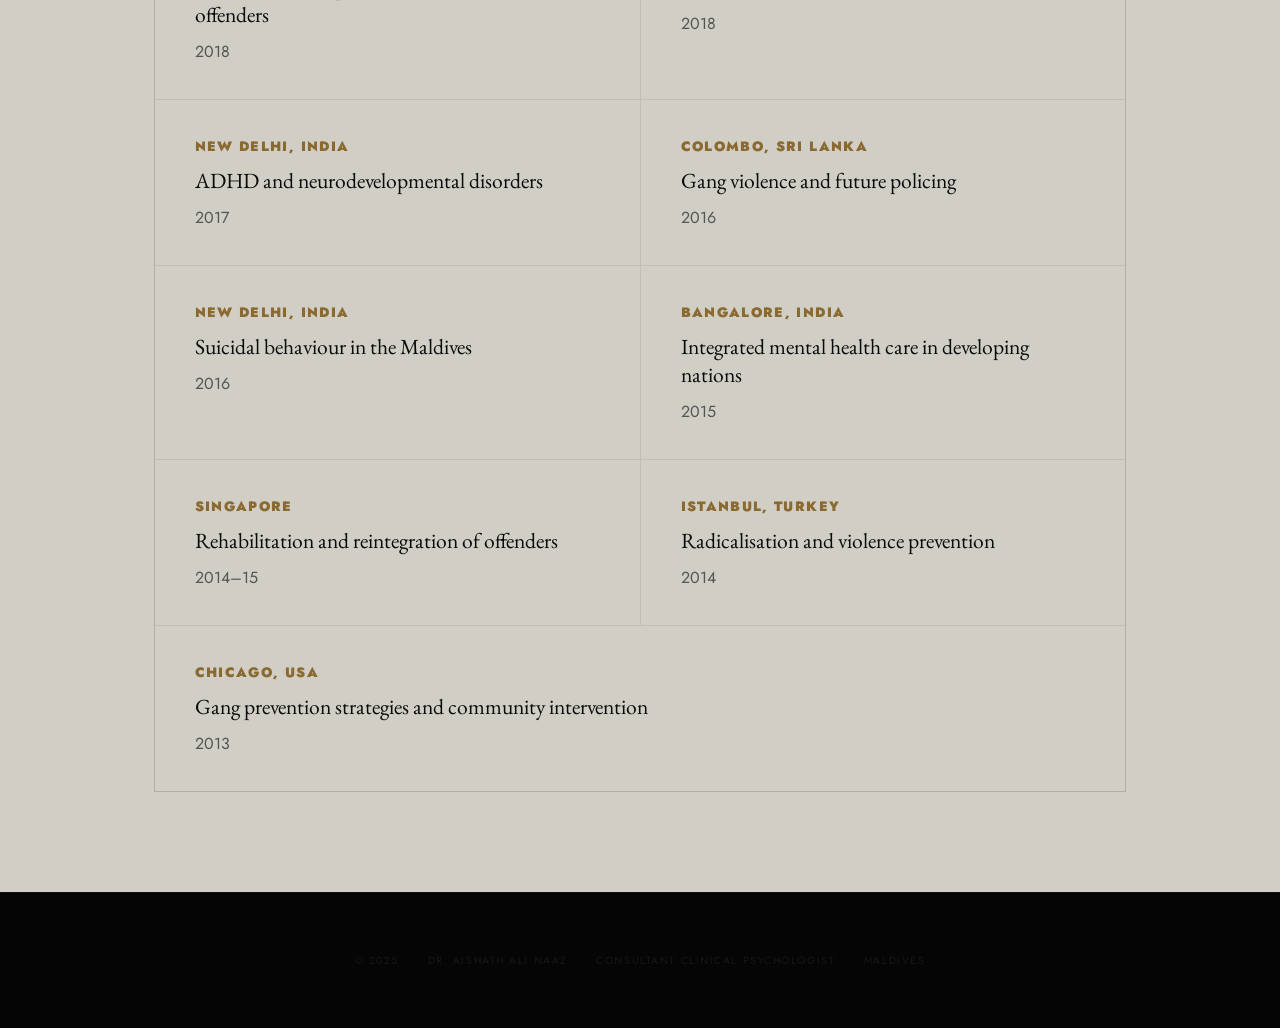
<file: conferences.html>
<!DOCTYPE html>
<html lang="en">

<head>
  <meta charset="UTF-8">
  <meta name="viewport" content="width=device-width, initial-scale=1.0">
  <title>Conferences &mdash; Dr. Aishath Ali Naaz</title>
  <meta name="description"
    content="Conference presentations and leadership roles by Dr. Aishath Ali Naaz across six continents — from NIMHANS to Chicago, Malta to Melbourne.">
  <link rel="icon" type="image/svg+xml" href="favicon.svg">
  <link rel="preconnect" href="https://fonts.googleapis.com">
  <link rel="preconnect" href="https://fonts.gstatic.com" crossorigin>
  <link
    href="https://fonts.googleapis.com/css2?family=EB+Garamond:ital,wght@0,400;0,500;0,700;1,400;1,500&family=Jost:wght@200;300;400;500&display=swap"
    rel="stylesheet">
  <link rel="stylesheet" href="css/global.css">
  <link rel="stylesheet" href="css/conferences.css">
  <noscript>
    <style>
      .fade-in {
        opacity: 1 !important
      }
    </style>
  </noscript>
</head>

<body data-page="conferences">
  <a href="#main-content" class="skip-link">Skip to content</a>

  <div id="nav-placeholder"></div>
  <main id="main-content">
    <section id="conf-header" class="page-header">
      <div class="page-label fade-in">Global Presence</div>
      <h1 class="page-h1 fade-in">Conferences &amp;<br><em>Presentations</em></h1>
      <div class="header-line"></div>
    </section>

    <!-- LEADERSHIP ROLES -->
    <section id="leadership-roles">
      <div class="services-intro fade-in">
        <div class="sec-label">Panelist &middot; Chair &middot; Moderator</div>
        <p>Leadership roles at international and regional forums &mdash; chairing sessions, moderating panels, and
          representing the Maldives on the global stage.</p>
      </div>
      <div class="lr-grid">
        <div class="role-card fade-in">
          <div class="role-year">2026</div>
          <div class="role-title"><em>Panelist</em>, 1st International Clinical Neuropsychology Conference</div>
          <div class="role-venue">NIMHANS, Bangalore, India &mdash; March 2026</div>
        </div>
        <div class="role-card fade-in">
          <div class="role-year">2020</div>
          <div class="role-title"><em>Moderator</em>, Future Maldives</div>
          <div class="role-venue">National policy forum on the future of the Maldives</div>
        </div>
        <div class="role-card fade-in">
          <div class="role-year">2019</div>
          <div class="role-title"><em>Chair</em>, International Conference on Intellectual Advancement</div>
          <div class="role-venue">Islamic University of Maldives</div>
        </div>
        <div class="role-card fade-in">
          <div class="role-year">2001</div>
          <div class="role-title"><em>Chair</em> for Maldives, SAARC Technical Committee</div>
          <div class="role-venue">Kathmandu, Nepal</div>
        </div>
      </div>
    </section>

    <!-- CONFERENCE PARTICIPATION -->
    <section id="conf-participation">
      <div class="cp-label fade-in">Conference Participation</div>
      <h2 class="cp-title fade-in">Global <em>Engagements</em></h2>
      <div class="cp-list">
        <div class="cp-item fade-in">
          <div class="cp-year">2024</div>
          <div class="cp-item-icon"><svg xmlns="http://www.w3.org/2000/svg" viewBox="0 0 24 24" fill="none"
              stroke="currentColor" stroke-width="2" stroke-linecap="round" stroke-linejoin="round">
              <path d="M22 10v6M2 10l10-5 10 5-10 5z" />
              <path d="M6 12v5c3 3 9 3 12 0v-5" />
            </svg></div>
          <div class="cp-text">BABCP Annual Conference, University of Manchester, UK</div>
        </div>
        <div class="cp-item fade-in">
          <div class="cp-year">2013</div>
          <div class="cp-item-icon"><svg xmlns="http://www.w3.org/2000/svg" viewBox="0 0 24 24" fill="none"
              stroke="currentColor" stroke-width="2" stroke-linecap="round" stroke-linejoin="round">
              <path d="M12 22s8-4 8-10V5l-8-3-8 3v7c0 6 8 10 8 10z" />
            </svg></div>
          <div class="cp-text">NGCRC Gang Specialist Training Conference, Chicago, USA</div>
        </div>
        <div class="cp-item fade-in">
          <div class="cp-year">2013</div>
          <div class="cp-item-icon"><svg xmlns="http://www.w3.org/2000/svg" viewBox="0 0 24 24" fill="none"
              stroke="currentColor" stroke-width="2" stroke-linecap="round" stroke-linejoin="round">
              <path
                d="M21 11.5a8.38 8.38 0 0 1-.9 3.8 8.5 8.5 0 0 1-7.6 4.7 8.38 8.38 0 0 1-3.8-.9L3 21l1.9-5.7a8.38 8.38 0 0 1-.9-3.8 8.5 8.5 0 0 1 4.7-7.6 8.38 8.38 0 0 1 3.8-.9h.5a8.48 8.48 0 0 1 8 8v.5z" />
            </svg></div>
          <div class="cp-text">Investigative Psychology Conference, Chicago, USA</div>
        </div>
        <div class="cp-item fade-in">
          <div class="cp-year">2011</div>
          <div class="cp-item-icon"><svg xmlns="http://www.w3.org/2000/svg" viewBox="0 0 24 24" fill="none"
              stroke="currentColor" stroke-width="2" stroke-linecap="round" stroke-linejoin="round">
              <path d="M17 21v-2a4 4 0 0 0-4-4H5a4 4 0 0 0-4 4v2" />
              <circle cx="9" cy="7" r="4" />
              <path d="M23 21v-2a4 4 0 0 0-3-3.87" />
              <path d="M16 3.13a4 4 0 0 1 0 7.75" />
            </svg></div>
          <div class="cp-text">International Conference on Psychology and Allied Professions, Sri Lanka</div>
        </div>
        <div class="cp-item fade-in">
          <div class="cp-year">2008</div>
          <div class="cp-item-icon"><svg xmlns="http://www.w3.org/2000/svg" viewBox="0 0 24 24" fill="none"
              stroke="currentColor" stroke-width="2" stroke-linecap="round" stroke-linejoin="round">
              <path d="M21 10c0 7-9 13-9 13s-9-6-9-13a9 9 0 0 1 18 0z" />
              <circle cx="12" cy="10" r="3" />
            </svg></div>
          <div class="cp-text">BABCP Conference, Scotland, UK</div>
        </div>
        <div class="cp-item fade-in">
          <div class="cp-year">2008</div>
          <div class="cp-item-icon"><svg xmlns="http://www.w3.org/2000/svg" viewBox="0 0 24 24" fill="none"
              stroke="currentColor" stroke-width="2" stroke-linecap="round" stroke-linejoin="round">
              <path d="M12 2v20M17 5H9.5a3.5 3.5 0 0 0 0 7h5a3.5 3.5 0 0 1 0 7H6" />
            </svg></div>
          <div class="cp-text">British Psychological Society Workshop, London, UK</div>
        </div>
        <div class="cp-item fade-in">
          <div class="cp-year">1999</div>
          <div class="cp-item-icon"><svg xmlns="http://www.w3.org/2000/svg" viewBox="0 0 24 24" fill="none"
              stroke="currentColor" stroke-width="2" stroke-linecap="round" stroke-linejoin="round">
              <circle cx="12" cy="12" r="10" />
              <path d="M12 2a14.5 14.5 0 0 0 0 20 14.5 14.5 0 0 0 0-20" />
              <path d="M2 12h20" />
            </svg></div>
          <div class="cp-text">WHO Symposium, NIMHANS, Bangalore, India</div>
        </div>
      </div>
    </section>

    <!-- RESEARCH PRESENTATIONS -->
    <section id="research-presentations">
      <div class="services-intro fade-in">
        <div class="sec-label">Research Papers Presented</div>
        <p>Original research presented at international conferences across six continents &mdash; covering forensic
          psychology, mental health, radicalisation, and gang violence.</p>
      </div>
      <div class="rpres-grid">
        <div class="rpres-card fade-in">
          <div class="rpres-loc">London, UK</div>
          <div class="rpres-topic">Psychological profiling of victims of crime in the Maldives</div>
          <div class="rpres-year">2024</div>
        </div>
        <div class="rpres-card fade-in">
          <div class="rpres-loc">Buenos Aires, Argentina</div>
          <div class="rpres-topic">Traditional practices, stigma, perception and treatment pathways</div>
          <div class="rpres-year">2019</div>
        </div>
        <div class="rpres-card fade-in">
          <div class="rpres-loc">Valletta, Malta</div>
          <div class="rpres-topic">Role of media in changing attitudes toward mental illness</div>
          <div class="rpres-year">2018</div>
        </div>
        <div class="rpres-card fade-in">
          <div class="rpres-loc">Melbourne, Australia</div>
          <div class="rpres-topic">Recruitment trends, crime, mental health and violent extremism</div>
          <div class="rpres-year">2018</div>
        </div>
        <div class="rpres-card fade-in">
          <div class="rpres-loc">Kolkata, India</div>
          <div class="rpres-topic">Intervention and prevention work with violent offenders</div>
          <div class="rpres-year">2018</div>
        </div>
        <div class="rpres-card fade-in">
          <div class="rpres-loc">Colombo, Sri Lanka</div>
          <div class="rpres-topic">Youth radicalisation in the Maldives</div>
          <div class="rpres-year">2018</div>
        </div>
        <div class="rpres-card fade-in">
          <div class="rpres-loc">New Delhi, India</div>
          <div class="rpres-topic">ADHD and neurodevelopmental disorders</div>
          <div class="rpres-year">2017</div>
        </div>
        <div class="rpres-card fade-in">
          <div class="rpres-loc">Colombo, Sri Lanka</div>
          <div class="rpres-topic">Gang violence and future policing</div>
          <div class="rpres-year">2016</div>
        </div>
        <div class="rpres-card fade-in">
          <div class="rpres-loc">New Delhi, India</div>
          <div class="rpres-topic">Suicidal behaviour in the Maldives</div>
          <div class="rpres-year">2016</div>
        </div>
        <div class="rpres-card fade-in">
          <div class="rpres-loc">Bangalore, India</div>
          <div class="rpres-topic">Integrated mental health care in developing nations</div>
          <div class="rpres-year">2015</div>
        </div>
        <div class="rpres-card fade-in">
          <div class="rpres-loc">Singapore</div>
          <div class="rpres-topic">Rehabilitation and reintegration of offenders</div>
          <div class="rpres-year">2014&ndash;15</div>
        </div>
        <div class="rpres-card fade-in">
          <div class="rpres-loc">Istanbul, Turkey</div>
          <div class="rpres-topic">Radicalisation and violence prevention</div>
          <div class="rpres-year">2014</div>
        </div>
        <div class="rpres-card fade-in">
          <div class="rpres-loc">Chicago, USA</div>
          <div class="rpres-topic">Gang prevention strategies and community intervention</div>
          <div class="rpres-year">2013</div>
        </div>
      </div>
    </section>
  </main>
  <div id="footer-placeholder"></div>
  <script src="js/global.js"></script>
</body>

</html>
</file>
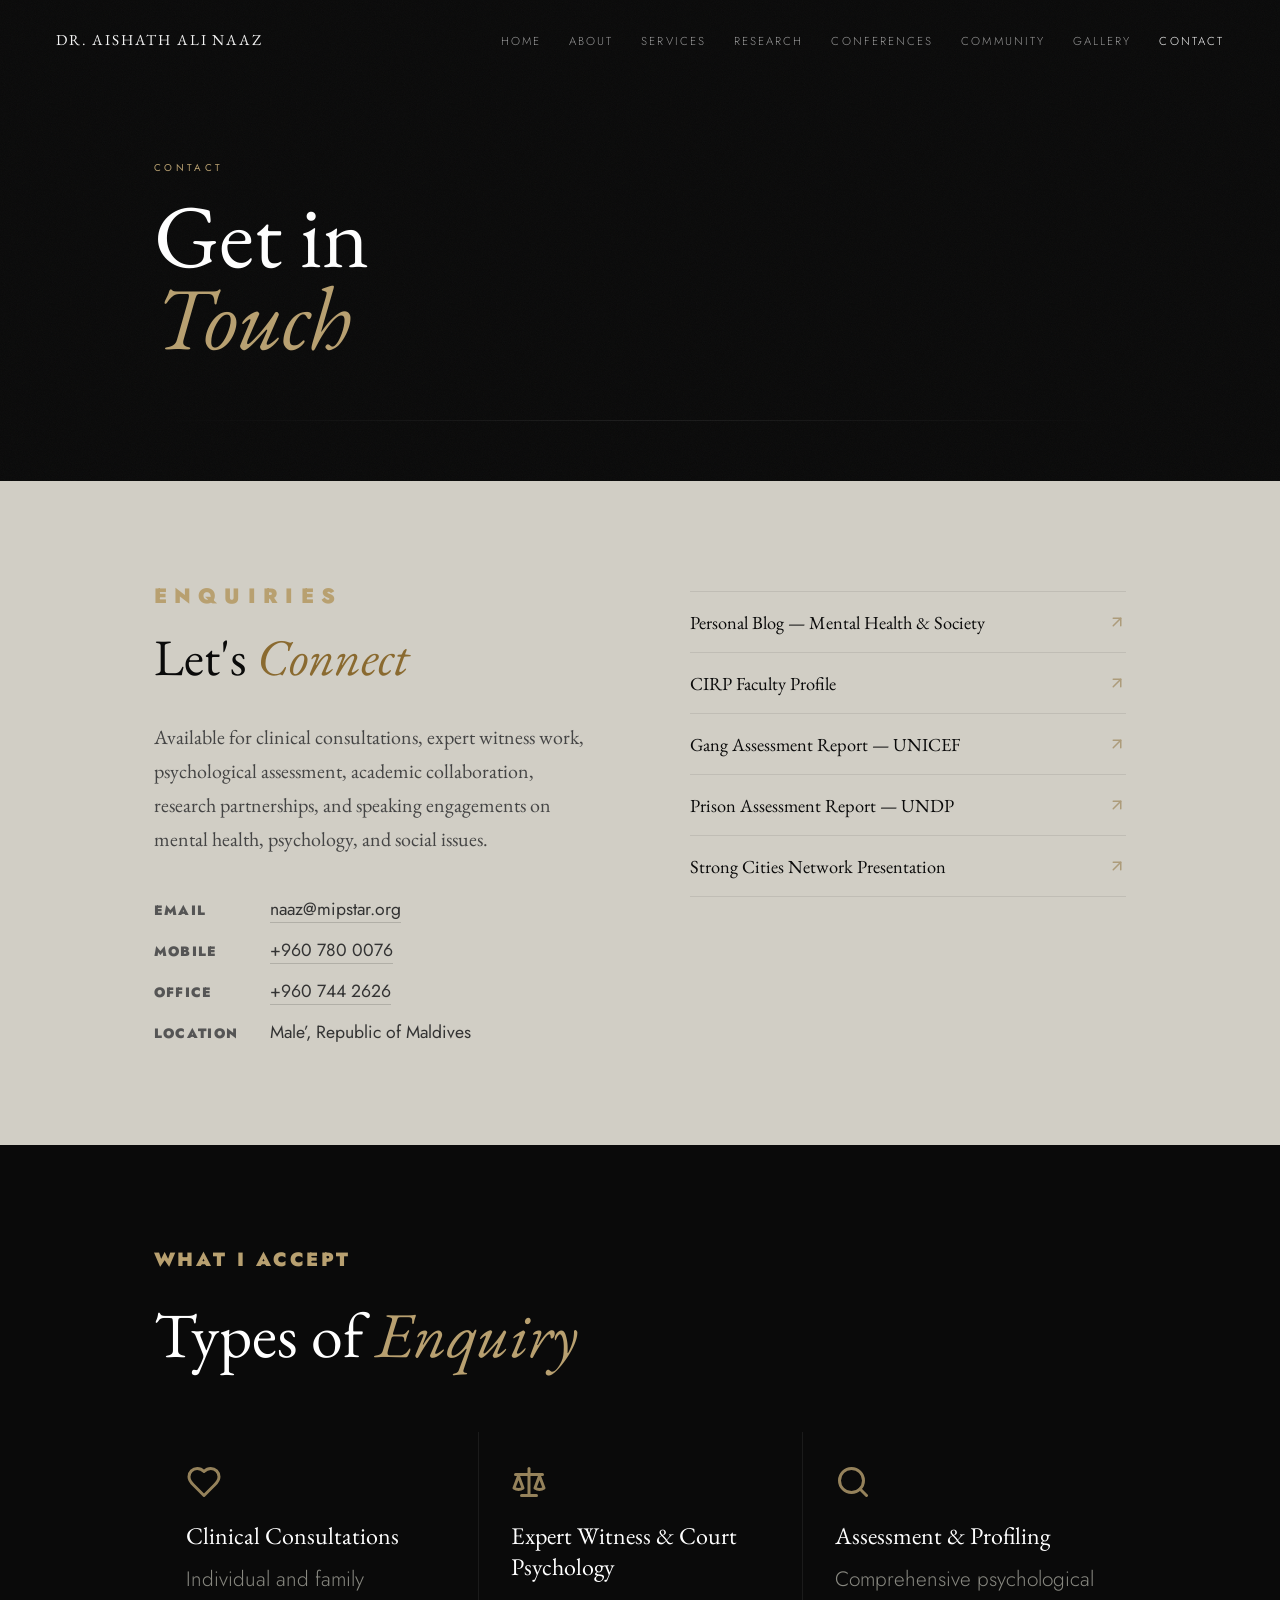
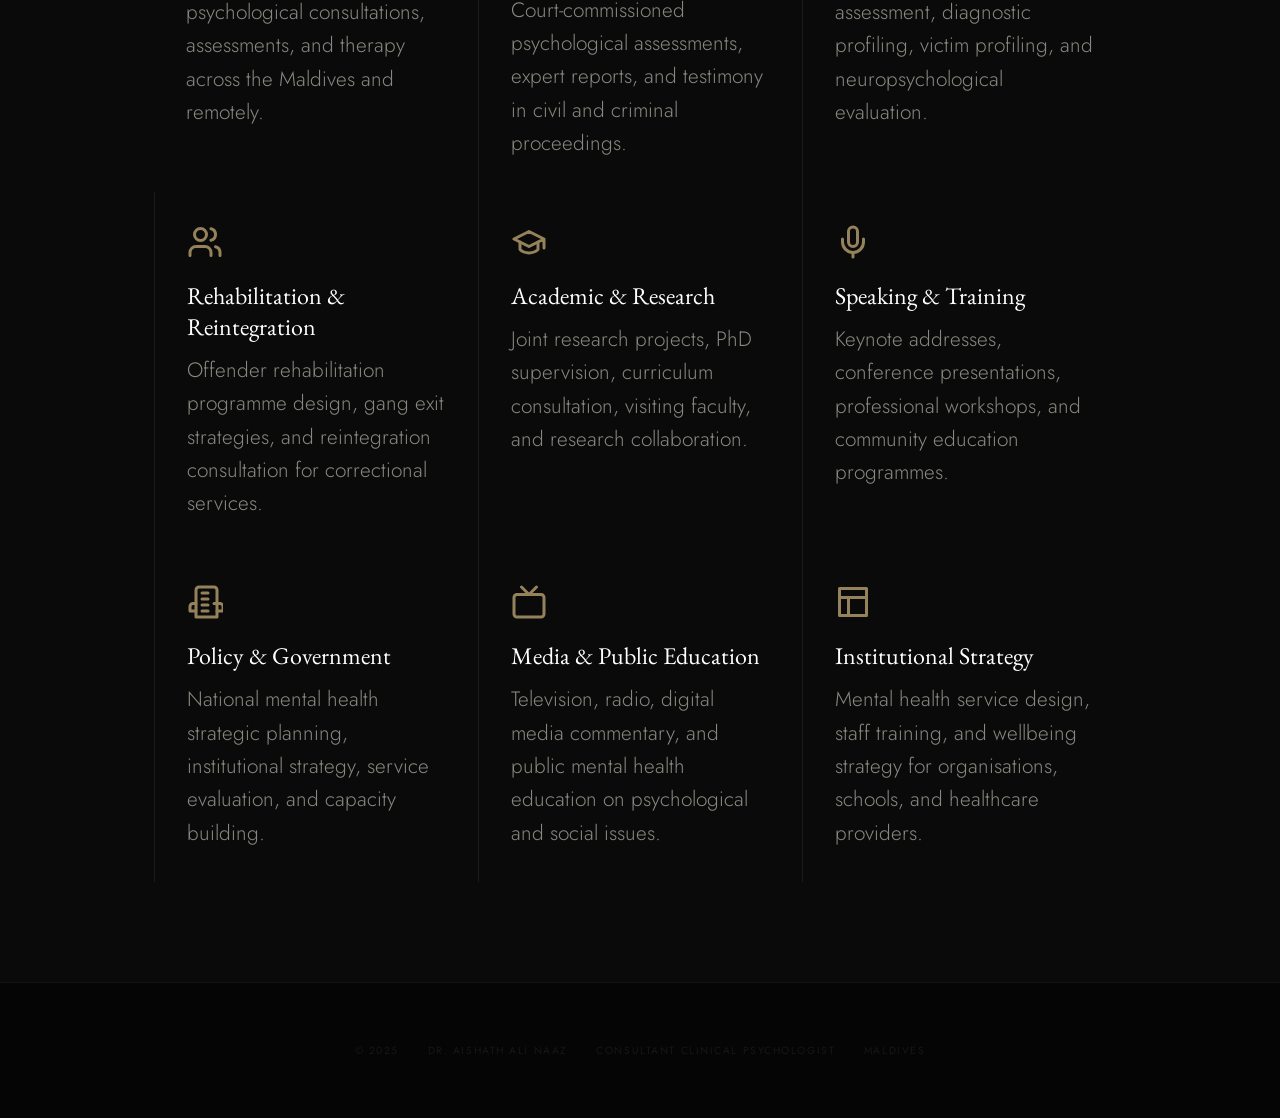
<file: contact.html>
<!DOCTYPE html>
<html lang="en">

<head>
  <meta charset="UTF-8">
  <meta name="viewport" content="width=device-width, initial-scale=1.0">
  <title>Contact &mdash; Dr. Aishath Ali Naaz</title>
  <meta name="description"
    content="Contact Dr. Aishath Ali Naaz for clinical consultations, expert witness work, psychological assessment, academic collaboration, and speaking engagements.">
  <meta property="og:title" content="Contact &mdash; Dr. Aishath Ali Naaz">
  <meta property="og:description"
    content="Contact Dr. Aishath Ali Naaz for clinical consultations, forensic psychology, training, research collaboration, and policy consultation.">
  <meta property="og:type" content="website">
  <meta property="og:locale" content="en_US">
  <link rel="canonical" href="contact.html">
  <link rel="icon" type="image/svg+xml" href="favicon.svg">
  <link rel="preconnect" href="https://fonts.googleapis.com">
  <link rel="preconnect" href="https://fonts.gstatic.com" crossorigin>
  <link
    href="https://fonts.googleapis.com/css2?family=EB+Garamond:ital,wght@0,400;0,500;0,700;1,400;1,500&family=Jost:wght@200;300;400;500&display=swap"
    rel="stylesheet">
  <link rel="stylesheet" href="css/global.css">
  <link rel="stylesheet" href="css/contact.css?v=2">
  <noscript>
    <style>
      .fade-in {
        opacity: 1 !important
      }
    </style>
  </noscript>
</head>

<body data-page="contact">
  <a href="#main-content" class="skip-link">Skip to content</a>

  <div id="nav-placeholder"></div>
  <main id="main-content">
    <section id="contact-header" class="page-header">
      <div class="page-label fade-in">Contact</div>
      <h1 class="page-h1 fade-in">Get in<br><em>Touch</em></h1>
      <div class="header-line"></div>
    </section>
    <section id="contact-main">
      <div class="contact-top">
        <div class="ct-left fade-in">
          <div class="sec-label">Enquiries</div>
          <h2>Let's <em>Connect</em></h2>
          <p>Available for clinical consultations, expert witness work, psychological assessment, academic
            collaboration, research partnerships, and speaking engagements on mental health, psychology, and social
            issues.</p>
          <div class="contact-details">
            <div class="cd-item"><span class="cd-label">Email</span> <a
                href="mailto:naaz@mipstar.org">naaz@mipstar.org</a></div>
            <div class="cd-item"><span class="cd-label">Mobile</span> <a href="tel:+9607800076">+960 780 0076</a></div>
            <div class="cd-item"><span class="cd-label">Office</span> <a href="tel:+9607442626">+960 744 2626</a></div>
            <div class="cd-item"><span class="cd-label">Location</span> Male&rsquo;, Republic of Maldives</div>
          </div>
        </div>
        <div class="ct-right fade-in">

          <a class="link-row" href="https://naazu-ge.blogspot.com/" target="_blank" rel="noopener noreferrer">
            <span class="lr-label">Personal Blog &mdash; Mental Health &amp; Society</span>
            <div class="lr-arr"><svg viewBox="0 0 24 24" fill="none" stroke="currentColor" stroke-width="2"
                stroke-linecap="round" stroke-linejoin="round">
                <line x1="7" y1="17" x2="17" y2="7" />
                <polyline points="7 7 17 7 17 17" />
              </svg></div>
          </a>
          <a class="link-row" href="https://www.researchandpsychology.com/faculty-staff" target="_blank"
            rel="noopener noreferrer">
            <span class="lr-label">CIRP Faculty Profile</span>
            <div class="lr-arr"><svg viewBox="0 0 24 24" fill="none" stroke="currentColor" stroke-width="2"
                stroke-linecap="round" stroke-linejoin="round">
                <line x1="7" y1="17" x2="17" y2="7" />
                <polyline points="7 7 17 7 17 17" />
              </svg></div>
          </a>
          <a class="link-row"
            href="https://www.unicef.org/maldives/media/386/file/Rapid%20Situation%20Assessment%20of%20Gangs%20in%20Mal%C3%A9.pdf"
            target="_blank" rel="noopener noreferrer">
            <span class="lr-label">Gang Assessment Report &mdash; UNICEF</span>
            <div class="lr-arr"><svg viewBox="0 0 24 24" fill="none" stroke="currentColor" stroke-width="2"
                stroke-linecap="round" stroke-linejoin="round">
                <line x1="7" y1="17" x2="17" y2="7" />
                <polyline points="7 7 17 7 17 17" />
              </svg></div>
          </a>
          <a class="link-row" href="https://twothousandisles.com/wp-content/uploads/2017/09/undp-prison-assesment.pdf"
            target="_blank" rel="noopener noreferrer">
            <span class="lr-label">Prison Assessment Report &mdash; UNDP</span>
            <div class="lr-arr"><svg viewBox="0 0 24 24" fill="none" stroke="currentColor" stroke-width="2"
                stroke-linecap="round" stroke-linejoin="round">
                <line x1="7" y1="17" x2="17" y2="7" />
                <polyline points="7 7 17 7 17 17" />
              </svg></div>
          </a>
          <a class="link-row"
            href="https://strongcitiesnetwork.org/en/wp-content/uploads/2018/08/Recruitment-Trends-Slides1.pdf"
            target="_blank" rel="noopener noreferrer">
            <span class="lr-label">Strong Cities Network Presentation</span>
            <div class="lr-arr"><svg viewBox="0 0 24 24" fill="none" stroke="currentColor" stroke-width="2"
                stroke-linecap="round" stroke-linejoin="round">
                <line x1="7" y1="17" x2="17" y2="7" />
                <polyline points="7 7 17 7 17 17" />
              </svg></div>
          </a>
        </div>
      </div>
    </section>
    <section id="availability">
      <div class="avail-label fade-in">What I Accept</div>
      <h2 class="avail-title fade-in">Types of <em>Enquiry</em></h2>
      <div class="avail-grid">
        <div class="avail-item fade-in">
          <div class="avail-icon"><svg xmlns="http://www.w3.org/2000/svg" width="36" height="36" viewBox="0 0 24 24"
              fill="none" stroke="currentColor" stroke-width="2" stroke-linecap="round" stroke-linejoin="round">
              <path
                d="M19 14c1.49-1.46 3-3.21 3-5.5A5.5 5.5 0 0 0 16.5 3c-1.76 0-3 .5-4.5 2-1.5-1.5-2.74-2-4.5-2A5.5 5.5 0 0 0 2 8.5c0 2.3 1.5 4.05 3 5.5l7 7Z" />
            </svg></div>
          <div class="avail-name">Clinical Consultations</div>
          <div class="avail-desc">Individual and family psychological consultations, assessments, and therapy across the
            Maldives and remotely.</div>
        </div>
        <div class="avail-item fade-in">
          <div class="avail-icon"><svg xmlns="http://www.w3.org/2000/svg" width="36" height="36" viewBox="0 0 24 24"
              fill="none" stroke="currentColor" stroke-width="2" stroke-linecap="round" stroke-linejoin="round">
              <path d="m16 16 3-8 3 8c-.87.65-1.92 1-3 1s-2.13-.35-3-1Z" />
              <path d="m2 16 3-8 3 8c-.87.65-1.92 1-3 1s-2.13-.35-3-1Z" />
              <path d="M7 21h10" />
              <path d="M12 3v18" />
              <path d="M3 7h18" />
            </svg></div>
          <div class="avail-name">Expert Witness &amp; Court Psychology</div>
          <div class="avail-desc">Court-commissioned psychological assessments, expert reports, and testimony in civil
            and criminal proceedings.</div>
        </div>
        <div class="avail-item fade-in">
          <div class="avail-icon"><svg xmlns="http://www.w3.org/2000/svg" width="36" height="36" viewBox="0 0 24 24"
              fill="none" stroke="currentColor" stroke-width="2" stroke-linecap="round" stroke-linejoin="round">
              <circle cx="11" cy="11" r="8" />
              <path d="m21 21-4.3-4.3" />
            </svg></div>
          <div class="avail-name">Assessment &amp; Profiling</div>
          <div class="avail-desc">Comprehensive psychological assessment, diagnostic profiling, victim profiling, and
            neuropsychological evaluation.</div>
        </div>
        <div class="avail-item fade-in">
          <div class="avail-icon"><svg xmlns="http://www.w3.org/2000/svg" width="36" height="36" viewBox="0 0 24 24"
              fill="none" stroke="currentColor" stroke-width="2" stroke-linecap="round" stroke-linejoin="round">
              <path d="M16 21v-2a4 4 0 0 0-4-4H6a4 4 0 0 0-4 4v2" />
              <circle cx="9" cy="7" r="4" />
              <path d="M22 21v-2a4 4 0 0 0-3-3.87" />
              <path d="M16 3.13a4 4 0 0 1 0 7.75" />
            </svg></div>
          <div class="avail-name">Rehabilitation &amp; Reintegration</div>
          <div class="avail-desc">Offender rehabilitation programme design, gang exit strategies, and reintegration
            consultation for correctional services.</div>
        </div>
        <div class="avail-item fade-in">
          <div class="avail-icon"><svg xmlns="http://www.w3.org/2000/svg" width="36" height="36" viewBox="0 0 24 24"
              fill="none" stroke="currentColor" stroke-width="2" stroke-linecap="round" stroke-linejoin="round">
              <path d="M22 10v6M2 10l10-5 10 5-10 5z" />
              <path d="M6 12v5c3 3 9 3 12 0v-5" />
            </svg></div>
          <div class="avail-name">Academic &amp; Research</div>
          <div class="avail-desc">Joint research projects, PhD supervision, curriculum consultation, visiting faculty,
            and research collaboration.</div>
        </div>
        <div class="avail-item fade-in">
          <div class="avail-icon"><svg xmlns="http://www.w3.org/2000/svg" width="36" height="36" viewBox="0 0 24 24"
              fill="none" stroke="currentColor" stroke-width="2" stroke-linecap="round" stroke-linejoin="round">
              <path d="M12 2a3 3 0 0 0-3 3v7a3 3 0 0 0 6 0V5a3 3 0 0 0-3-3Z" />
              <path d="M19 10v2a7 7 0 0 1-14 0v-2" />
              <line x1="12" x2="12" y1="19" y2="22" />
            </svg></div>
          <div class="avail-name">Speaking &amp; Training</div>
          <div class="avail-desc">Keynote addresses, conference presentations, professional workshops, and community
            education programmes.</div>
        </div>
        <div class="avail-item fade-in">
          <div class="avail-icon"><svg xmlns="http://www.w3.org/2000/svg" width="36" height="36" viewBox="0 0 24 24"
              fill="none" stroke="currentColor" stroke-width="2" stroke-linecap="round" stroke-linejoin="round">
              <path d="M6 22V4c0-1.1.9-2 2-2h10c1.1 0 2 .9 2 2v18Z" />
              <path d="M6 18H2v-3c0-1.1.9-2 2-2h2" />
              <path d="M18 13h4c1.1 0 2 .9 2 2v3h-4" />
              <path d="M10 6h4" />
              <path d="M10 10h4" />
              <path d="M10 14h4" />
              <path d="M10 18h4" />
            </svg></div>
          <div class="avail-name">Policy &amp; Government</div>
          <div class="avail-desc">National mental health strategic planning, institutional strategy, service evaluation,
            and capacity building.</div>
        </div>
        <div class="avail-item fade-in">
          <div class="avail-icon"><svg xmlns="http://www.w3.org/2000/svg" width="36" height="36" viewBox="0 0 24 24"
              fill="none" stroke="currentColor" stroke-width="2" stroke-linecap="round" stroke-linejoin="round">
              <rect width="20" height="15" x="2" y="7" rx="2" ry="2" />
              <polyline points="7 2 12 7 17 2" />
            </svg></div>
          <div class="avail-name">Media &amp; Public Education</div>
          <div class="avail-desc">Television, radio, digital media commentary, and public mental health education on
            psychological and social issues.</div>
        </div>
        <div class="avail-item fade-in">
          <div class="avail-icon"><svg xmlns="http://www.w3.org/2000/svg" width="36" height="36" viewBox="0 0 24 24"
              fill="none" stroke="currentColor" stroke-width="2" stroke-linecap="round" stroke-linejoin="round">
              <path d="M3 3h18v18H3z" />
              <path d="M3 9h18" />
              <path d="M9 21V9" />
            </svg></div>
          <div class="avail-name">Institutional Strategy</div>
          <div class="avail-desc">Mental health service design, staff training, and wellbeing strategy for
            organisations, schools, and healthcare providers.</div>
        </div>
      </div>
    </section>
  </main>
  <div id="footer-placeholder"></div>
  <script src="js/global.js"></script>
</body>

</html>
</file>
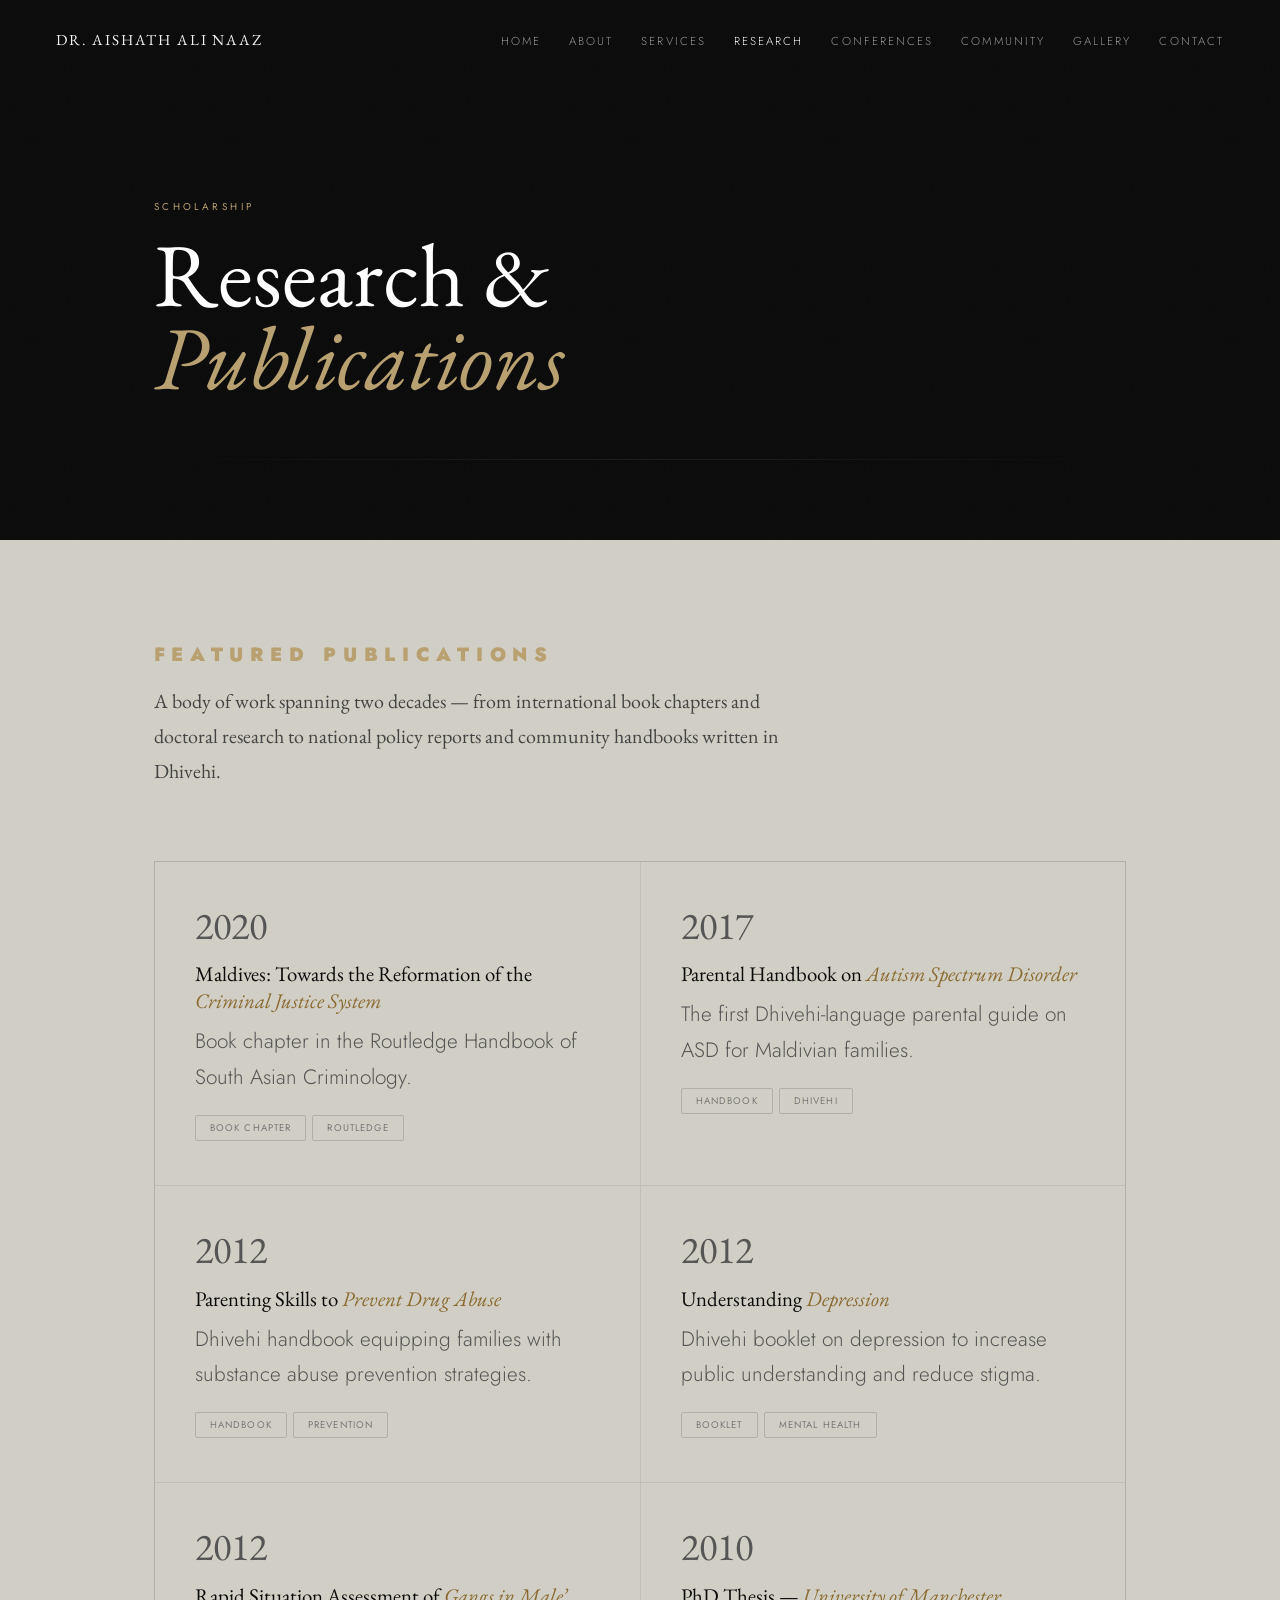
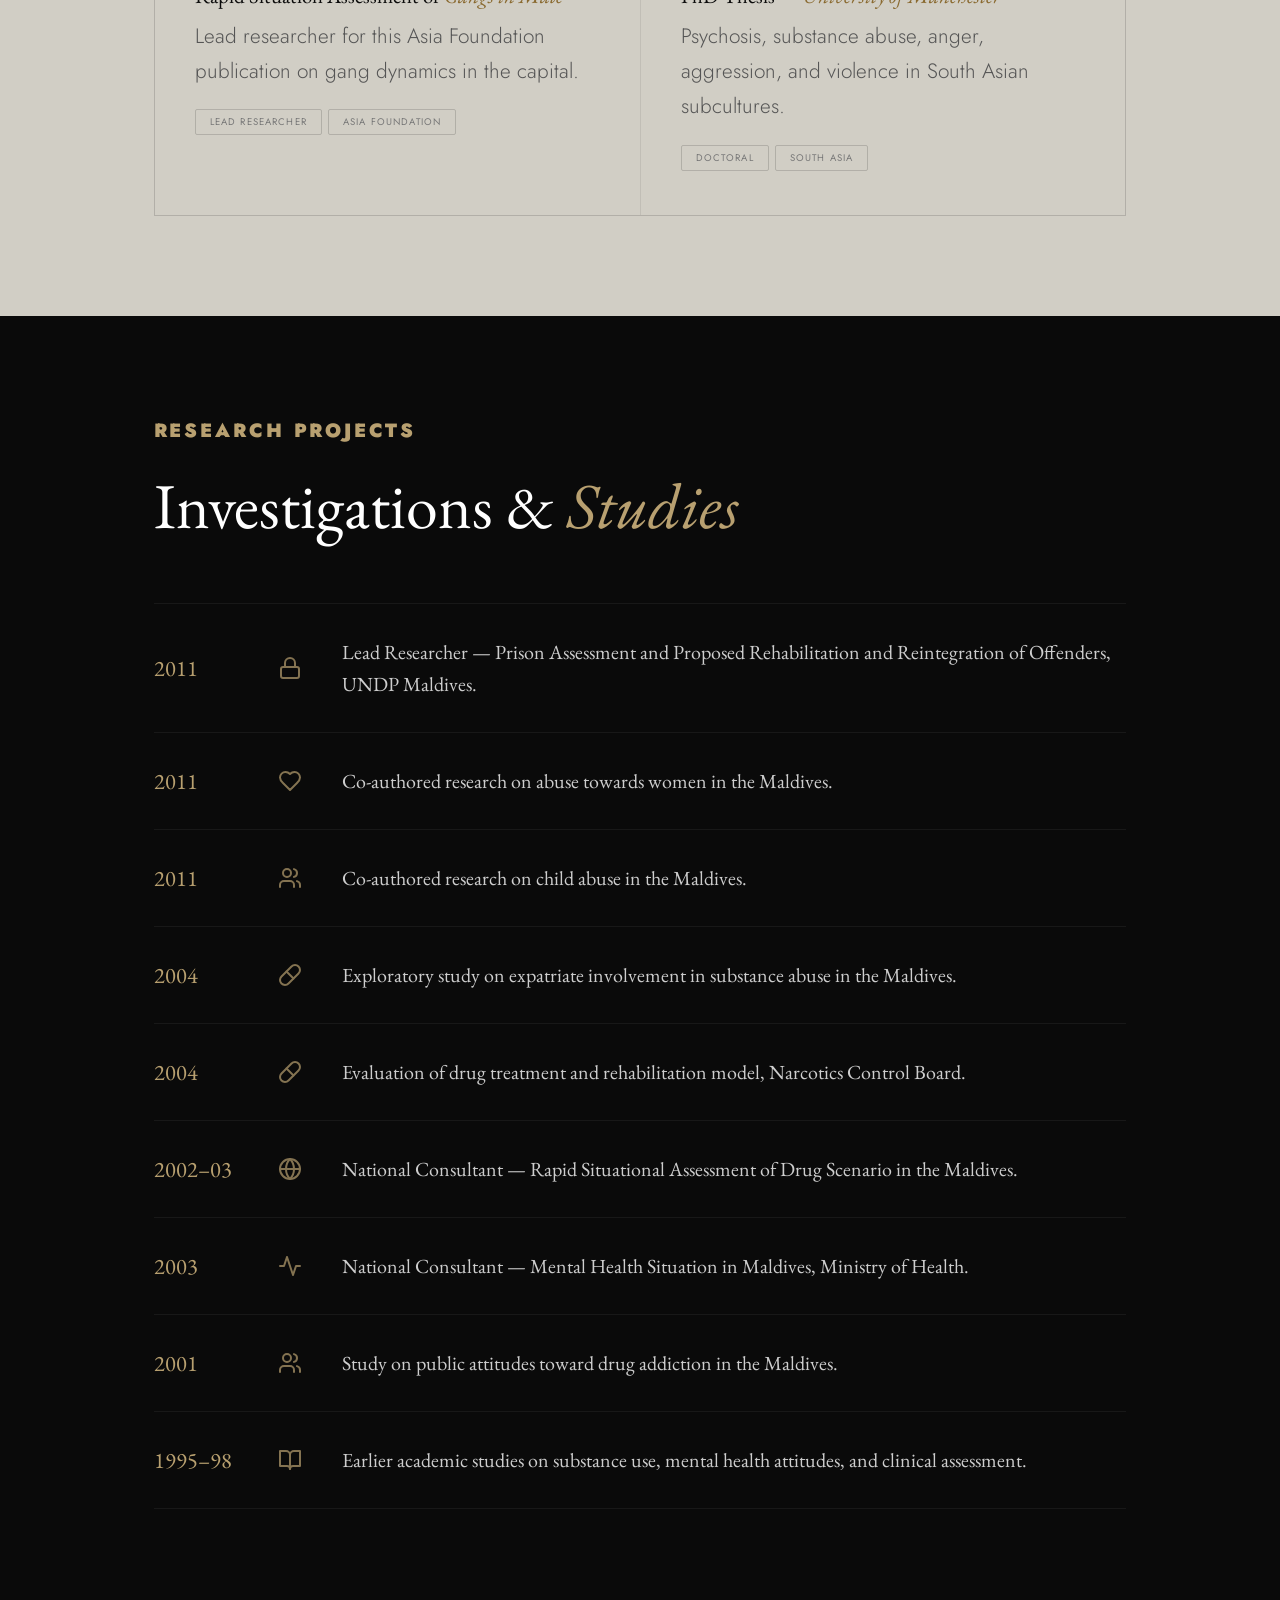
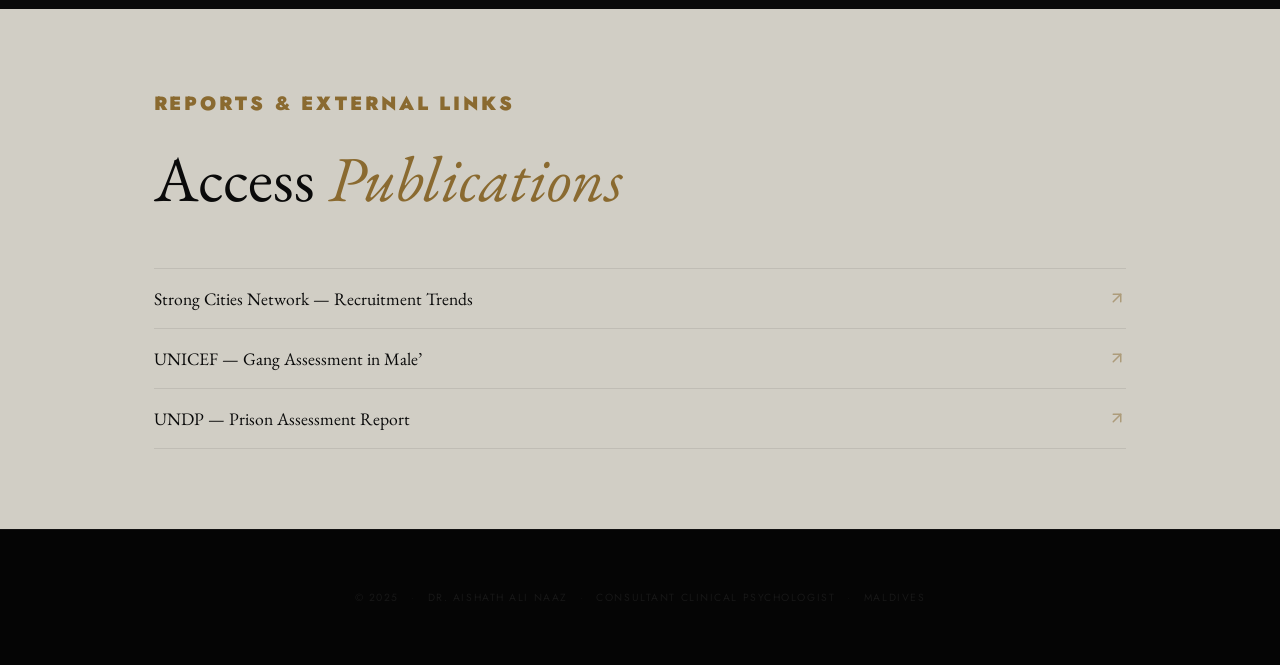
<file: research.html>
<!DOCTYPE html>
<html lang="en">

<head>
  <meta charset="UTF-8">
  <meta name="viewport" content="width=device-width, initial-scale=1.0">
  <title>Research &amp; Publications &mdash; Dr. Aishath Ali Naaz</title>
  <meta name="description"
    content="Research and publications by Dr. Aishath Ali Naaz including Routledge book chapter, PhD thesis, UNICEF and UNDP reports, and Dhivehi handbooks.">
  <link rel="icon" type="image/svg+xml" href="favicon.svg">
  <link rel="preconnect" href="https://fonts.googleapis.com">
  <link rel="preconnect" href="https://fonts.gstatic.com" crossorigin>
  <link
    href="https://fonts.googleapis.com/css2?family=EB+Garamond:ital,wght@0,400;0,500;0,700;1,400;1,500&family=Jost:wght@200;300;400;500&display=swap"
    rel="stylesheet">
  <link rel="stylesheet" href="css/global.css">
  <link rel="stylesheet" href="css/research.css">
  <noscript>
    <style>
      .fade-in {
        opacity: 1 !important
      }
    </style>
  </noscript>
</head>

<body data-page="research">
  <a href="#main-content" class="skip-link">Skip to content</a>

  <div id="nav-placeholder"></div>
  <main id="main-content">
    <section id="research-header" class="page-header">
      <div class="page-label fade-in">Scholarship</div>
      <h1 class="page-h1 fade-in">Research &amp;<br><em>Publications</em></h1>
      <div class="header-line"></div>
    </section>
    <section id="featured-pubs">
      <div class="services-intro fade-in">
        <div class="sec-label">Featured Publications</div>
        <p>A body of work spanning two decades &mdash; from international book chapters and doctoral research to
          national policy reports and community handbooks written in Dhivehi.</p>
      </div>
      <div class="pubs-grid">
        <div class="pub-card fade-in">
          <div class="pub-year">2020</div>
          <div class="pub-title">Maldives: Towards the Reformation of the <em>Criminal Justice System</em></div>
          <div class="pub-desc">Book chapter in the Routledge Handbook of South Asian Criminology.</div>
          <div class="pub-tags"><span class="pub-tag">Book Chapter</span><span class="pub-tag">Routledge</span></div>
        </div>
        <div class="pub-card fade-in">
          <div class="pub-year">2017</div>
          <div class="pub-title">Parental Handbook on <em>Autism Spectrum Disorder</em></div>
          <div class="pub-desc">The first Dhivehi-language parental guide on ASD for Maldivian families.</div>
          <div class="pub-tags"><span class="pub-tag">Handbook</span><span class="pub-tag">Dhivehi</span></div>
        </div>
        <div class="pub-card fade-in">
          <div class="pub-year">2012</div>
          <div class="pub-title">Parenting Skills to <em>Prevent Drug Abuse</em></div>
          <div class="pub-desc">Dhivehi handbook equipping families with substance abuse prevention strategies.</div>
          <div class="pub-tags"><span class="pub-tag">Handbook</span><span class="pub-tag">Prevention</span></div>
        </div>
        <div class="pub-card fade-in">
          <div class="pub-year">2012</div>
          <div class="pub-title">Understanding <em>Depression</em></div>
          <div class="pub-desc">Dhivehi booklet on depression to increase public understanding and reduce stigma.</div>
          <div class="pub-tags"><span class="pub-tag">Booklet</span><span class="pub-tag">Mental Health</span></div>
        </div>
        <div class="pub-card fade-in">
          <div class="pub-year">2012</div>
          <div class="pub-title">Rapid Situation Assessment of <em>Gangs in Male&rsquo;</em></div>
          <div class="pub-desc">Lead researcher for this Asia Foundation publication on gang dynamics in the capital.
          </div>
          <div class="pub-tags"><span class="pub-tag">Lead Researcher</span><span class="pub-tag">Asia Foundation</span>
          </div>
        </div>
        <div class="pub-card fade-in">
          <div class="pub-year">2010</div>
          <div class="pub-title">PhD Thesis &mdash; <em>University of Manchester</em></div>
          <div class="pub-desc">Psychosis, substance abuse, anger, aggression, and violence in South Asian subcultures.
          </div>
          <div class="pub-tags"><span class="pub-tag">Doctoral</span><span class="pub-tag">South Asia</span></div>
        </div>
      </div>
    </section>
    <section id="research-projects">
      <div class="rp-label fade-in">Research Projects</div>
      <h2 class="rp-title fade-in">Investigations &amp; <em>Studies</em></h2>
      <div class="rp-list">
        <div class="rp-item fade-in">
          <div class="rp-item-year">2011</div>
          <div class="rp-item-icon"><svg xmlns="http://www.w3.org/2000/svg" viewBox="0 0 24 24" fill="none"
              stroke="currentColor" stroke-width="2" stroke-linecap="round" stroke-linejoin="round">
              <rect width="18" height="11" x="3" y="11" rx="2" ry="2" />
              <path d="M7 11V7a5 5 0 0 1 10 0v4" />
            </svg></div>
          <div class="rp-item-text">Lead Researcher &mdash; Prison Assessment and Proposed Rehabilitation and
            Reintegration of Offenders, UNDP Maldives.</div>
        </div>
        <div class="rp-item fade-in">
          <div class="rp-item-year">2011</div>
          <div class="rp-item-icon"><svg xmlns="http://www.w3.org/2000/svg" viewBox="0 0 24 24" fill="none"
              stroke="currentColor" stroke-width="2" stroke-linecap="round" stroke-linejoin="round">
              <path
                d="M19 14c1.49-1.46 3-3.21 3-5.5A5.5 5.5 0 0 0 16.5 3c-1.76 0-3 .5-4.5 2-1.5-1.5-2.74-2-4.5-2A5.5 5.5 0 0 0 2 8.5c0 2.3 1.5 4.05 3 5.5l7 7Z" />
            </svg></div>
          <div class="rp-item-text">Co-authored research on abuse towards women in the Maldives.</div>
        </div>
        <div class="rp-item fade-in">
          <div class="rp-item-year">2011</div>
          <div class="rp-item-icon"><svg xmlns="http://www.w3.org/2000/svg" viewBox="0 0 24 24" fill="none"
              stroke="currentColor" stroke-width="2" stroke-linecap="round" stroke-linejoin="round">
              <path d="M16 21v-2a4 4 0 0 0-4-4H6a4 4 0 0 0-4 4v2" />
              <circle cx="9" cy="7" r="4" />
              <path d="M22 21v-2a4 4 0 0 0-3-3.87" />
              <path d="M16 3.13a4 4 0 0 1 0 7.75" />
            </svg></div>
          <div class="rp-item-text">Co-authored research on child abuse in the Maldives.</div>
        </div>
        <div class="rp-item fade-in">
          <div class="rp-item-year">2004</div>
          <div class="rp-item-icon"><svg xmlns="http://www.w3.org/2000/svg" viewBox="0 0 24 24" fill="none"
              stroke="currentColor" stroke-width="2" stroke-linecap="round" stroke-linejoin="round">
              <path d="m10.5 20.5 10-10a4.95 4.95 0 1 0-7-7l-10 10a4.95 4.95 0 1 0 7 7Z" />
              <path d="m8.5 8.5 7 7" />
            </svg></div>
          <div class="rp-item-text">Exploratory study on expatriate involvement in substance abuse in the Maldives.
          </div>
        </div>
        <div class="rp-item fade-in">
          <div class="rp-item-year">2004</div>
          <div class="rp-item-icon"><svg xmlns="http://www.w3.org/2000/svg" viewBox="0 0 24 24" fill="none"
              stroke="currentColor" stroke-width="2" stroke-linecap="round" stroke-linejoin="round">
              <path d="m10.5 20.5 10-10a4.95 4.95 0 1 0-7-7l-10 10a4.95 4.95 0 1 0 7 7Z" />
              <path d="m8.5 8.5 7 7" />
            </svg></div>
          <div class="rp-item-text">Evaluation of drug treatment and rehabilitation model, Narcotics Control Board.
          </div>
        </div>
        <div class="rp-item fade-in">
          <div class="rp-item-year">2002&ndash;03</div>
          <div class="rp-item-icon"><svg xmlns="http://www.w3.org/2000/svg" viewBox="0 0 24 24" fill="none"
              stroke="currentColor" stroke-width="2" stroke-linecap="round" stroke-linejoin="round">
              <circle cx="12" cy="12" r="10" />
              <path d="M12 2a14.5 14.5 0 0 0 0 20 14.5 14.5 0 0 0 0-20" />
              <path d="M2 12h20" />
            </svg></div>
          <div class="rp-item-text">National Consultant &mdash; Rapid Situational Assessment of Drug Scenario in the
            Maldives.</div>
        </div>
        <div class="rp-item fade-in">
          <div class="rp-item-year">2003</div>
          <div class="rp-item-icon"><svg xmlns="http://www.w3.org/2000/svg" viewBox="0 0 24 24" fill="none"
              stroke="currentColor" stroke-width="2" stroke-linecap="round" stroke-linejoin="round">
              <path d="M22 12h-4l-3 9L9 3l-3 9H2" />
            </svg></div>
          <div class="rp-item-text">National Consultant &mdash; Mental Health Situation in Maldives, Ministry of Health.
          </div>
        </div>
        <div class="rp-item fade-in">
          <div class="rp-item-year">2001</div>
          <div class="rp-item-icon"><svg xmlns="http://www.w3.org/2000/svg" viewBox="0 0 24 24" fill="none"
              stroke="currentColor" stroke-width="2" stroke-linecap="round" stroke-linejoin="round">
              <path d="M16 21v-2a4 4 0 0 0-4-4H6a4 4 0 0 0-4 4v2" />
              <circle cx="9" cy="7" r="4" />
              <path d="M22 21v-2a4 4 0 0 0-3-3.87" />
              <path d="M16 3.13a4 4 0 0 1 0 7.75" />
            </svg></div>
          <div class="rp-item-text">Study on public attitudes toward drug addiction in the Maldives.</div>
        </div>
        <div class="rp-item fade-in">
          <div class="rp-item-year">1995&ndash;98</div>
          <div class="rp-item-icon"><svg xmlns="http://www.w3.org/2000/svg" viewBox="0 0 24 24" fill="none"
              stroke="currentColor" stroke-width="2" stroke-linecap="round" stroke-linejoin="round">
              <path d="M2 3h6a4 4 0 0 1 4 4v14a3 3 0 0 0-3-3H2z" />
              <path d="M22 3h-6a4 4 0 0 0-4 4v14a3 3 0 0 1 3-3h7z" />
            </svg></div>
          <div class="rp-item-text">Earlier academic studies on substance use, mental health attitudes, and clinical
            assessment.</div>
        </div>
      </div>
    </section>
    <section id="external-links">
      <div class="ext-label fade-in">Reports &amp; External Links</div>
      <h2 class="ext-title fade-in">Access <em>Publications</em></h2>
      <a class="link-row fade-in"
        href="https://strongcitiesnetwork.org/en/wp-content/uploads/2018/08/Recruitment-Trends-Slides1.pdf"
        target="_blank" rel="noopener noreferrer">
        <span class="lr-label">Strong Cities Network &mdash; Recruitment Trends</span>
        <span class="lr-arr"><svg xmlns="http://www.w3.org/2000/svg" viewBox="0 0 24 24" fill="none"
            stroke="currentColor" stroke-width="2" stroke-linecap="round" stroke-linejoin="round">
            <line x1="7" y1="17" x2="17" y2="7" />
            <polyline points="7 7 17 7 17 17" />
          </svg></span>
      </a>
      <a class="link-row fade-in"
        href="https://www.unicef.org/maldives/media/386/file/Rapid%20Situation%20Assessment%20of%20Gangs%20in%20Mal%C3%A9.pdf"
        target="_blank" rel="noopener noreferrer">
        <span class="lr-label">UNICEF &mdash; Gang Assessment in Male&rsquo;</span>
        <span class="lr-arr"><svg xmlns="http://www.w3.org/2000/svg" viewBox="0 0 24 24" fill="none"
            stroke="currentColor" stroke-width="2" stroke-linecap="round" stroke-linejoin="round">
            <line x1="7" y1="17" x2="17" y2="7" />
            <polyline points="7 7 17 7 17 17" />
          </svg></span>
      </a>
      <a class="link-row fade-in"
        href="https://twothousandisles.com/wp-content/uploads/2017/09/undp-prison-assesment.pdf" target="_blank"
        rel="noopener noreferrer">
        <span class="lr-label">UNDP &mdash; Prison Assessment Report</span>
        <span class="lr-arr"><svg xmlns="http://www.w3.org/2000/svg" viewBox="0 0 24 24" fill="none"
            stroke="currentColor" stroke-width="2" stroke-linecap="round" stroke-linejoin="round">
            <line x1="7" y1="17" x2="17" y2="7" />
            <polyline points="7 7 17 7 17 17" />
          </svg></span>
      </a>
    </section>
  </main>
  <div id="footer-placeholder"></div>
  <script src="js/global.js"></script>
</body>

</html>
</file>
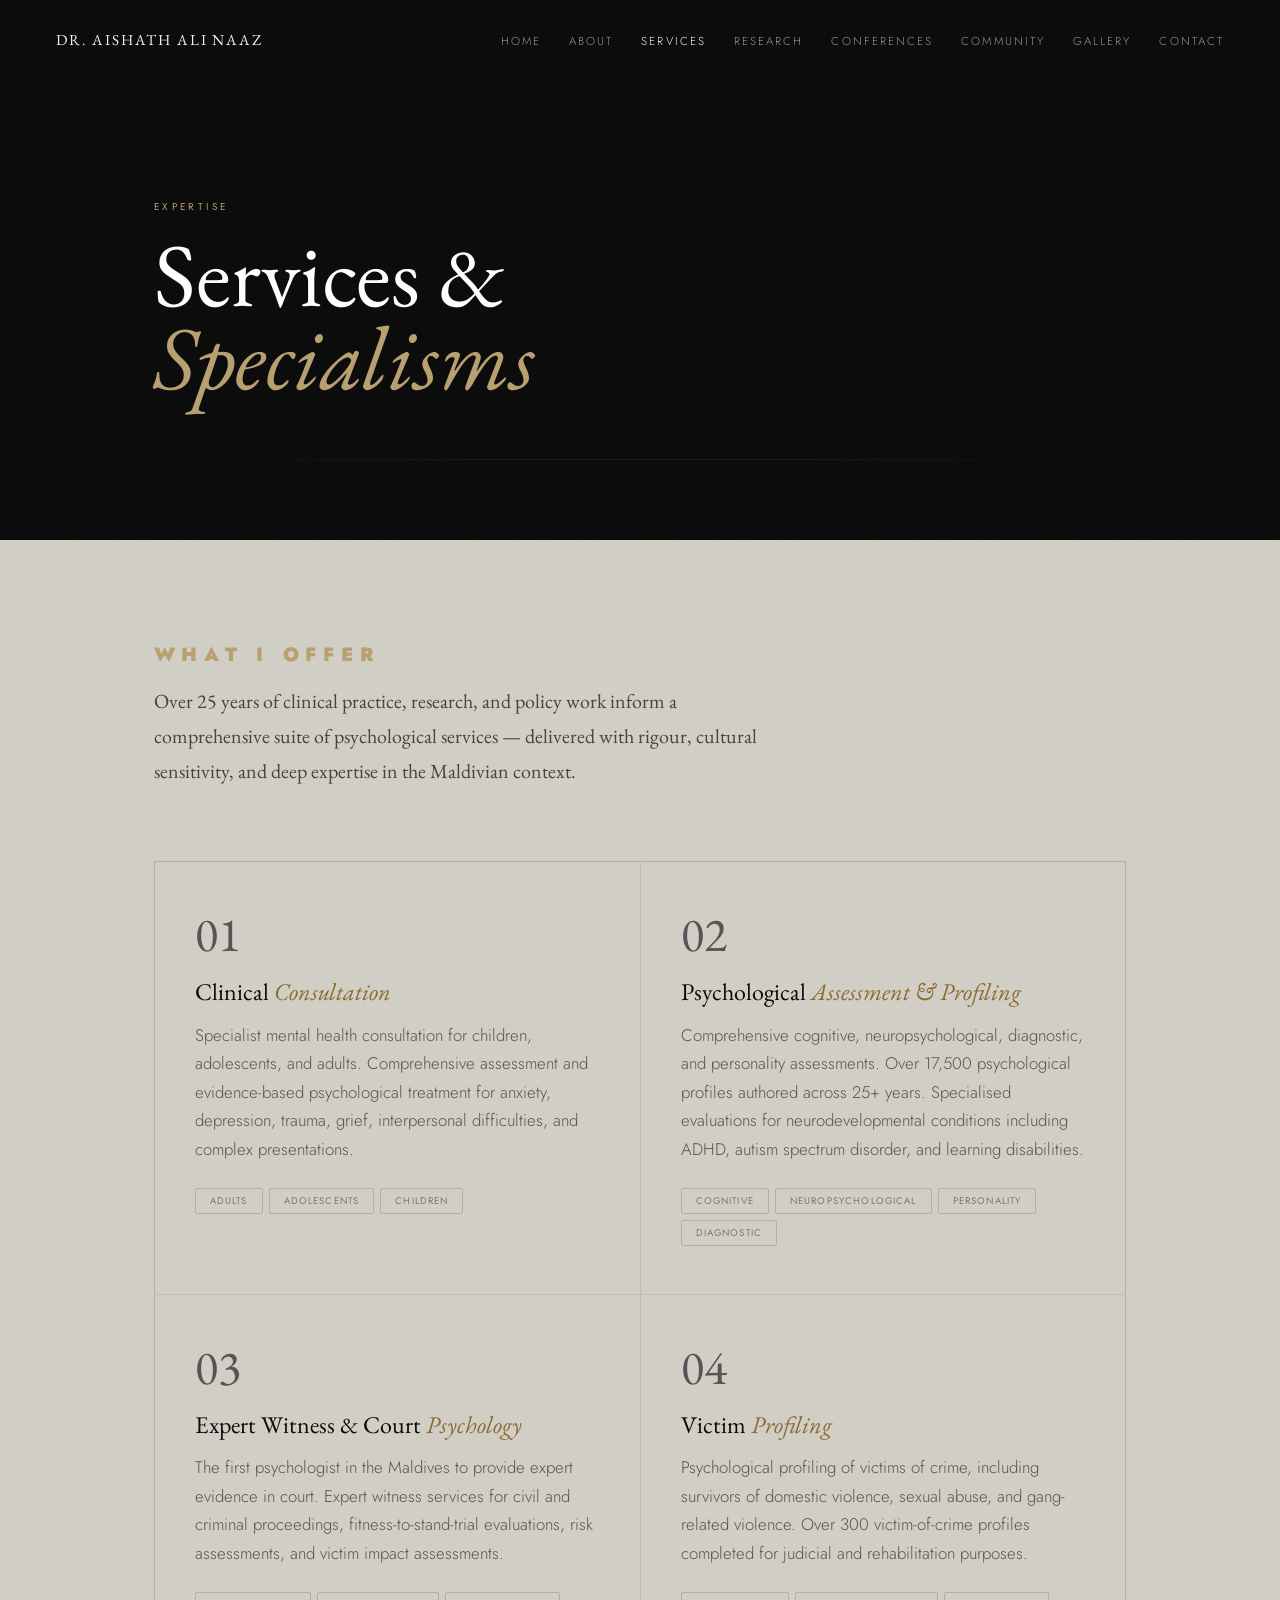
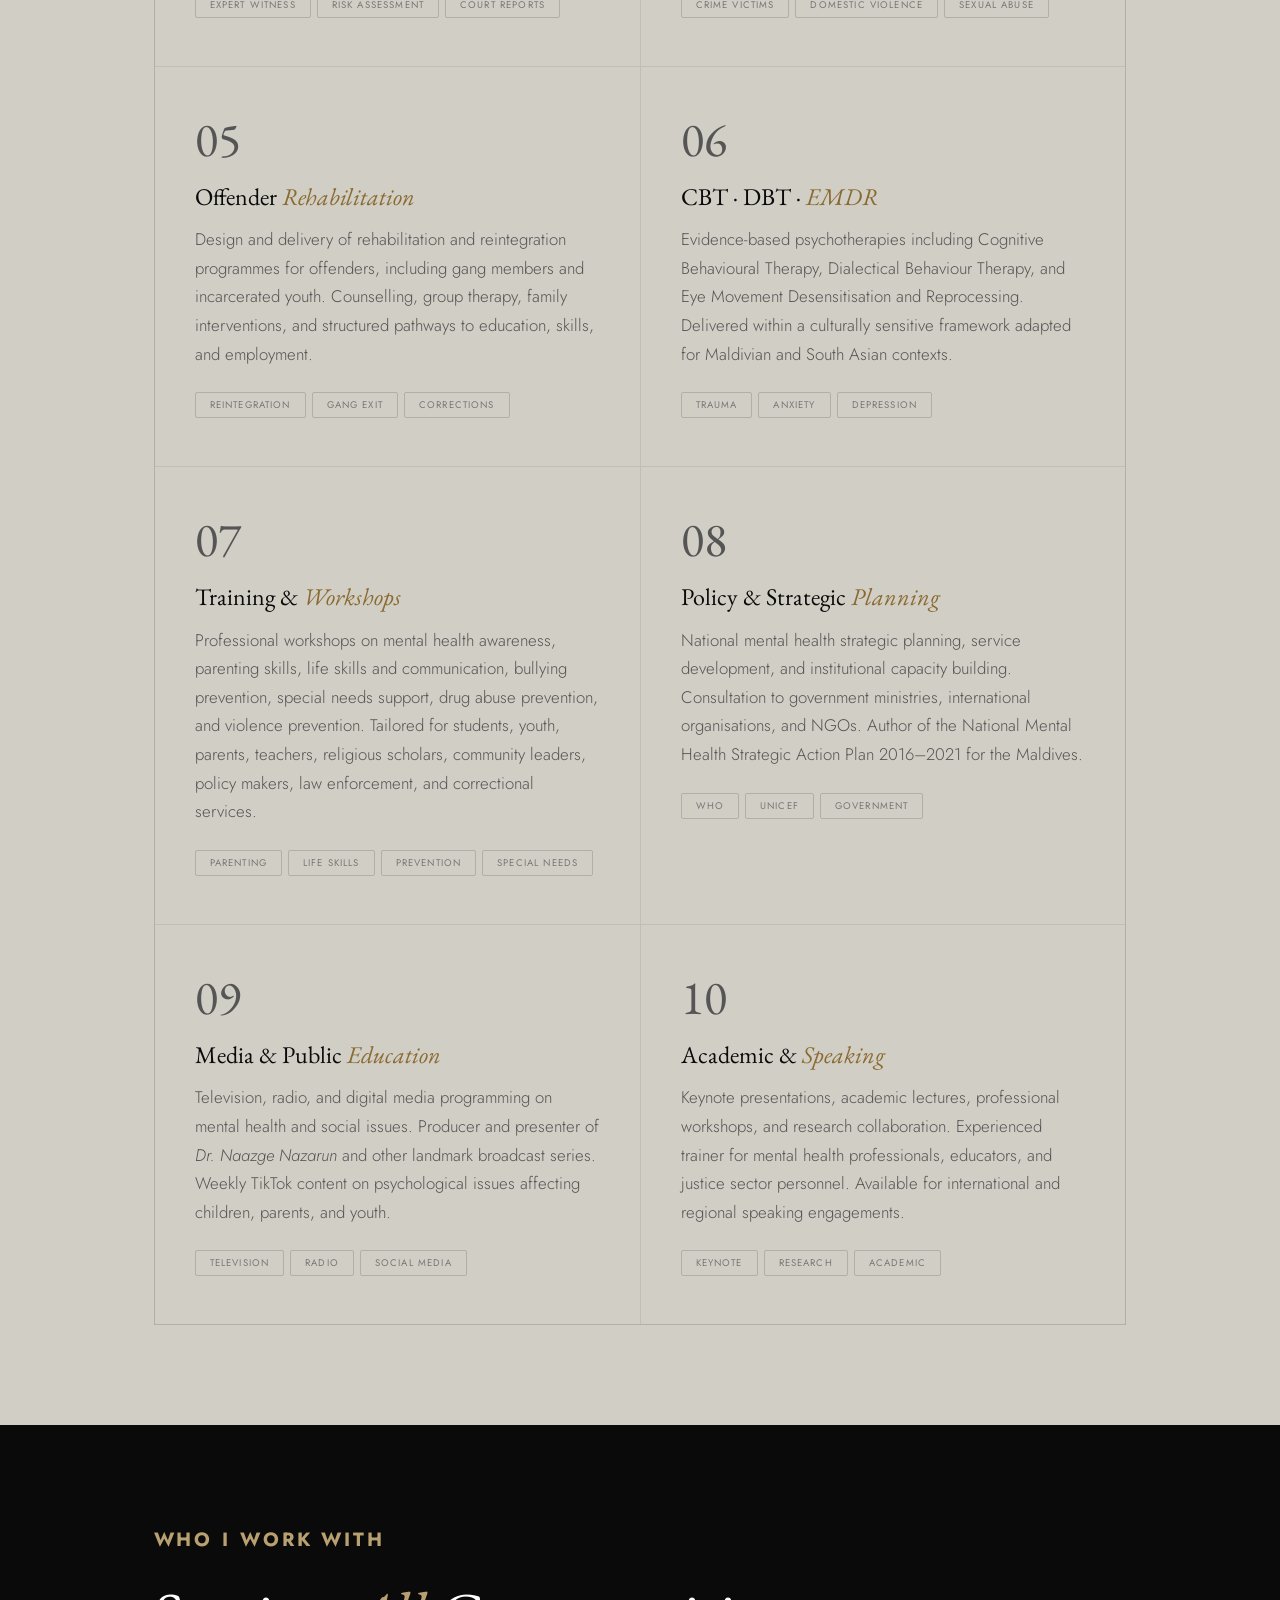
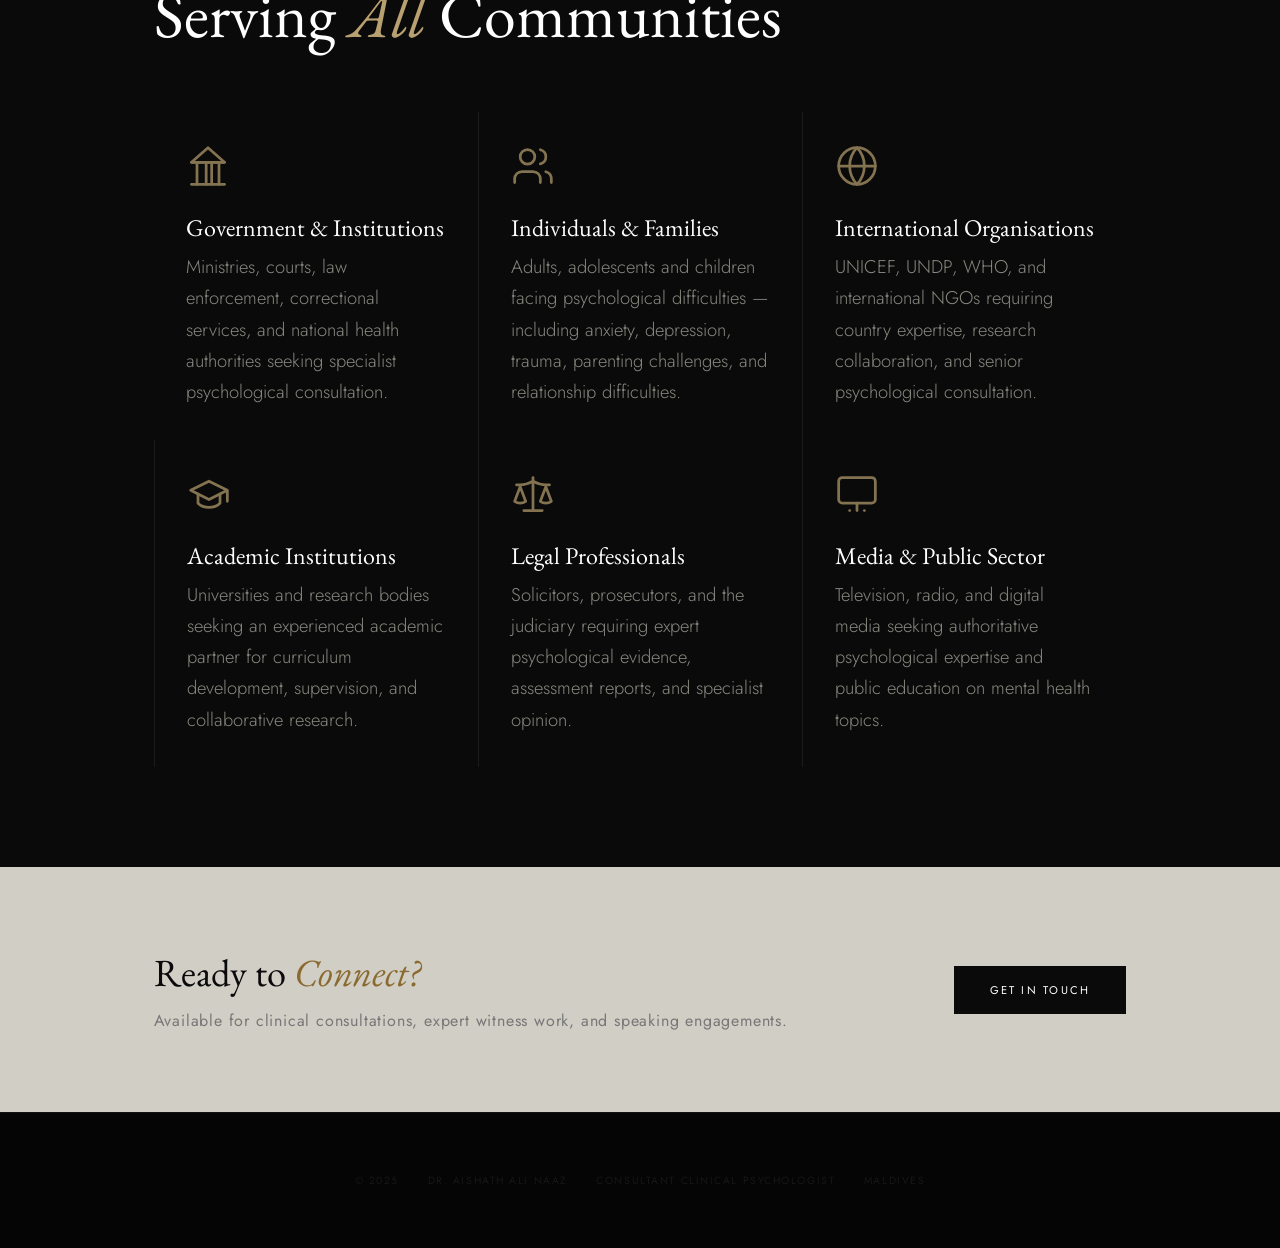
<file: services.html>
<!DOCTYPE html>
<html lang="en">

<head>
  <meta charset="UTF-8">
  <meta name="viewport" content="width=device-width, initial-scale=1.0">
  <title>Services &mdash; Dr. Aishath Ali Naaz</title>
  <meta name="description"
    content="Comprehensive psychological services by Dr. Aishath Ali Naaz &mdash; clinical consultation, forensic psychology, victim profiling, offender rehabilitation, training, policy consultation, and public mental health education.">
  <meta property="og:title" content="Services &mdash; Dr. Aishath Ali Naaz">
  <meta property="og:description"
    content="Comprehensive psychological services including clinical consultation, forensic assessment, victim profiling, rehabilitation, training, and policy consultation.">
  <meta property="og:type" content="website">
  <meta property="og:locale" content="en_US">
  <link rel="canonical" href="services.html">
  <link rel="icon" type="image/svg+xml" href="favicon.svg">
  <link rel="preconnect" href="https://fonts.googleapis.com">
  <link rel="preconnect" href="https://fonts.gstatic.com" crossorigin>
  <link
    href="https://fonts.googleapis.com/css2?family=EB+Garamond:ital,wght@0,400;0,500;0,700;1,400;1,500&family=Jost:wght@200;300;400;500&display=swap"
    rel="stylesheet">
  <link rel="stylesheet" href="css/global.css">
  <link rel="stylesheet" href="css/services.css">
  <noscript>
    <style>
      .fade-in {
        opacity: 1 !important
      }
    </style>
  </noscript>
</head>

<body data-page="services">
  <a href="#main-content" class="skip-link">Skip to content</a>

  <div id="nav-placeholder"></div>

  <main id="main-content">
    <!-- HEADER -->
    <section id="services-header" class="page-header">
      <div class="page-label fade-in">Expertise</div>
      <h1 class="page-h1 fade-in">Services &amp;<br><em>Specialisms</em></h1>
      <div class="header-line"></div>
    </section>

    <!-- SERVICES MAIN -->
    <section id="services-main">
      <div class="services-intro fade-in">
        <div class="sec-label">What I Offer</div>
        <p>Over 25 years of clinical practice, research, and policy work inform a comprehensive suite of psychological
          services &mdash; delivered with rigour, cultural sensitivity, and deep expertise in the Maldivian context.</p>
      </div>
      <div class="services-grid">
        <div class="srv-card fade-in">
          <div class="srv-num">01</div>
          <div class="srv-title">Clinical <em>Consultation</em></div>
          <div class="srv-body">Specialist mental health consultation for children, adolescents, and adults.
            Comprehensive assessment and evidence-based psychological treatment for anxiety, depression, trauma, grief,
            interpersonal difficulties, and complex presentations.</div>
          <div class="srv-tags">
            <span class="srv-tag">Adults</span><span class="srv-tag">Adolescents</span><span
              class="srv-tag">Children</span>
          </div>
        </div>
        <div class="srv-card fade-in">
          <div class="srv-num">02</div>
          <div class="srv-title">Psychological <em>Assessment &amp; Profiling</em></div>
          <div class="srv-body">Comprehensive cognitive, neuropsychological, diagnostic, and personality assessments.
            Over 17,500 psychological profiles authored across 25+ years. Specialised evaluations for neurodevelopmental
            conditions including ADHD, autism spectrum disorder, and learning disabilities.</div>
          <div class="srv-tags">
            <span class="srv-tag">Cognitive</span><span class="srv-tag">Neuropsychological</span><span
              class="srv-tag">Personality</span><span class="srv-tag">Diagnostic</span>
          </div>
        </div>
        <div class="srv-card fade-in">
          <div class="srv-num">03</div>
          <div class="srv-title">Expert Witness &amp; Court <em>Psychology</em></div>
          <div class="srv-body">The first psychologist in the Maldives to provide expert evidence in court. Expert
            witness services for civil and criminal proceedings, fitness-to-stand-trial evaluations, risk assessments,
            and victim impact assessments.</div>
          <div class="srv-tags">
            <span class="srv-tag">Expert Witness</span><span class="srv-tag">Risk Assessment</span><span
              class="srv-tag">Court Reports</span>
          </div>
        </div>
        <div class="srv-card fade-in">
          <div class="srv-num">04</div>
          <div class="srv-title">Victim <em>Profiling</em></div>
          <div class="srv-body">Psychological profiling of victims of crime, including survivors of domestic violence,
            sexual abuse, and gang-related violence. Over 300 victim-of-crime profiles completed for judicial and
            rehabilitation purposes.</div>
          <div class="srv-tags">
            <span class="srv-tag">Crime Victims</span><span class="srv-tag">Domestic Violence</span><span
              class="srv-tag">Sexual Abuse</span>
          </div>
        </div>
        <div class="srv-card fade-in">
          <div class="srv-num">05</div>
          <div class="srv-title">Offender <em>Rehabilitation</em></div>
          <div class="srv-body">Design and delivery of rehabilitation and reintegration programmes for offenders,
            including gang members and incarcerated youth. Counselling, group therapy, family interventions, and
            structured pathways to education, skills, and employment.</div>
          <div class="srv-tags">
            <span class="srv-tag">Reintegration</span><span class="srv-tag">Gang Exit</span><span
              class="srv-tag">Corrections</span>
          </div>
        </div>
        <div class="srv-card fade-in">
          <div class="srv-num">06</div>
          <div class="srv-title">CBT &middot; DBT &middot; <em>EMDR</em></div>
          <div class="srv-body">Evidence-based psychotherapies including Cognitive Behavioural Therapy, Dialectical
            Behaviour Therapy, and Eye Movement Desensitisation and Reprocessing. Delivered within a culturally
            sensitive framework adapted for Maldivian and South Asian contexts.</div>
          <div class="srv-tags">
            <span class="srv-tag">Trauma</span><span class="srv-tag">Anxiety</span><span
              class="srv-tag">Depression</span>
          </div>
        </div>
        <div class="srv-card fade-in">
          <div class="srv-num">07</div>
          <div class="srv-title">Training &amp; <em>Workshops</em></div>
          <div class="srv-body">Professional workshops on mental health awareness, parenting skills, life skills and
            communication, bullying prevention, special needs support, drug abuse prevention, and violence prevention.
            Tailored for students, youth, parents, teachers, religious scholars, community leaders, policy makers, law
            enforcement, and correctional services.</div>
          <div class="srv-tags">
            <span class="srv-tag">Parenting</span><span class="srv-tag">Life Skills</span><span
              class="srv-tag">Prevention</span><span class="srv-tag">Special Needs</span>
          </div>
        </div>
        <div class="srv-card fade-in">
          <div class="srv-num">08</div>
          <div class="srv-title">Policy &amp; Strategic <em>Planning</em></div>
          <div class="srv-body">National mental health strategic planning, service development, and institutional
            capacity building. Consultation to government ministries, international organisations, and NGOs. Author of
            the National Mental Health Strategic Action Plan 2016&ndash;2021 for the Maldives.</div>
          <div class="srv-tags">
            <span class="srv-tag">WHO</span><span class="srv-tag">UNICEF</span><span class="srv-tag">Government</span>
          </div>
        </div>
        <div class="srv-card fade-in">
          <div class="srv-num">09</div>
          <div class="srv-title">Media &amp; Public <em>Education</em></div>
          <div class="srv-body">Television, radio, and digital media programming on mental health and social issues.
            Producer and presenter of <em>Dr. Naazge Nazarun</em> and other landmark broadcast series. Weekly TikTok
            content on psychological issues affecting children, parents, and youth.</div>
          <div class="srv-tags">
            <span class="srv-tag">Television</span><span class="srv-tag">Radio</span><span class="srv-tag">Social
              Media</span>
          </div>
        </div>
        <div class="srv-card fade-in">
          <div class="srv-num">10</div>
          <div class="srv-title">Academic &amp; <em>Speaking</em></div>
          <div class="srv-body">Keynote presentations, academic lectures, professional workshops, and research
            collaboration. Experienced trainer for mental health professionals, educators, and justice sector personnel.
            Available for international and regional speaking engagements.</div>
          <div class="srv-tags">
            <span class="srv-tag">Keynote</span><span class="srv-tag">Research</span><span
              class="srv-tag">Academic</span>
          </div>
        </div>
      </div>
    </section>

    <!-- AUDIENCE -->
    <section id="audience">
      <div class="aud-label fade-in">Who I Work With</div>
      <h2 class="aud-title fade-in">Serving <em>All</em> Communities</h2>
      <div class="aud-list">
        <div class="aud-item fade-in">
          <div class="aud-icon">
            <svg xmlns="http://www.w3.org/2000/svg" viewBox="0 0 24 24" fill="none" stroke="currentColor"
              stroke-width="2" stroke-linecap="round" stroke-linejoin="round">
              <path d="M6 22V10" />
              <path d="M14 22V10" />
              <path d="M18 22V10" />
              <path d="M11 22V10" />
              <path d="M3 22h18" />
              <path d="M3 10h18" />
              <path d="m12 2-9 8h18Z" />
            </svg>
          </div>
          <div class="aud-name">Government &amp; Institutions</div>
          <div class="aud-desc">Ministries, courts, law enforcement, correctional services, and national health
            authorities seeking specialist psychological consultation.</div>
        </div>
        <div class="aud-item fade-in">
          <div class="aud-icon">
            <svg xmlns="http://www.w3.org/2000/svg" viewBox="0 0 24 24" fill="none" stroke="currentColor"
              stroke-width="2" stroke-linecap="round" stroke-linejoin="round">
              <path d="M16 21v-2a4 4 0 0 0-4-4H6a4 4 0 0 0-4 4v2" />
              <circle cx="9" cy="7" r="4" />
              <path d="M22 21v-2a4 4 0 0 0-3-3.87" />
              <path d="M16 3.13a4 4 0 0 1 0 7.75" />
            </svg>
          </div>
          <div class="aud-name">Individuals &amp; Families</div>
          <div class="aud-desc">Adults, adolescents and children facing psychological difficulties &mdash; including
            anxiety, depression, trauma, parenting challenges, and relationship difficulties.</div>
        </div>
        <div class="aud-item fade-in">
          <div class="aud-icon">
            <svg xmlns="http://www.w3.org/2000/svg" viewBox="0 0 24 24" fill="none" stroke="currentColor"
              stroke-width="2" stroke-linecap="round" stroke-linejoin="round">
              <circle cx="12" cy="12" r="10" />
              <path d="M12 2a14.5 14.5 0 0 0 0 20 14.5 14.5 0 0 0 0-20" />
              <path d="M2 12h20" />
            </svg>
          </div>
          <div class="aud-name">International Organisations</div>
          <div class="aud-desc">UNICEF, UNDP, WHO, and international NGOs requiring country expertise, research
            collaboration, and senior psychological consultation.</div>
        </div>
        <div class="aud-item fade-in">
          <div class="aud-icon">
            <svg xmlns="http://www.w3.org/2000/svg" viewBox="0 0 24 24" fill="none" stroke="currentColor"
              stroke-width="2" stroke-linecap="round" stroke-linejoin="round">
              <path d="M22 10v6M2 10l10-5 10 5-10 5z" />
              <path d="M6 12v5c3 3 9 3 12 0v-5" />
            </svg>
          </div>
          <div class="aud-name">Academic Institutions</div>
          <div class="aud-desc">Universities and research bodies seeking an experienced academic partner for curriculum
            development, supervision, and collaborative research.</div>
        </div>
        <div class="aud-item fade-in">
          <div class="aud-icon">
            <svg xmlns="http://www.w3.org/2000/svg" viewBox="0 0 24 24" fill="none" stroke="currentColor"
              stroke-width="2" stroke-linecap="round" stroke-linejoin="round">
              <path d="m16 16 3-8 3 8c-.87.65-1.92 1-3 1s-2.13-.35-3-1Z" />
              <path d="m2 16 3-8 3 8c-.87.65-1.92 1-3 1s-2.13-.35-3-1Z" />
              <path d="M7 21h10" />
              <path d="M12 3v18" />
              <path d="M3 7h2c2 0 5-1 7-2 2 1 5 2 7 2h2" />
            </svg>
          </div>
          <div class="aud-name">Legal Professionals</div>
          <div class="aud-desc">Solicitors, prosecutors, and the judiciary requiring expert psychological evidence,
            assessment reports, and specialist opinion.</div>
        </div>
        <div class="aud-item fade-in">
          <div class="aud-icon">
            <svg xmlns="http://www.w3.org/2000/svg" viewBox="0 0 24 24" fill="none" stroke="currentColor"
              stroke-width="2" stroke-linecap="round" stroke-linejoin="round">
              <rect width="20" height="14" x="2" y="3" rx="2" />
              <line x1="8" x2="8" y1="21" y2="21" />
              <line x1="16" x2="16" y1="21" y2="21" />
              <line x1="12" x2="12" y1="17" y2="21" />
            </svg>
          </div>
          <div class="aud-name">Media &amp; Public Sector</div>
          <div class="aud-desc">Television, radio, and digital media seeking authoritative psychological expertise and
            public education on mental health topics.</div>
        </div>
      </div>
    </section>

    <!-- CTA -->
    <section id="cta">
      <div class="cta-text fade-in">
        <h3>Ready to <em>Connect?</em></h3>
        <p>Available for clinical consultations, expert witness work, and speaking engagements.</p>
      </div>
      <a href="contact.html" class="btn-primary fade-in">Get in Touch</a>
    </section>
  </main>

  <div id="footer-placeholder"></div>

  <script src="js/global.js"></script>
</body>

</html>
</file>
<file: css/global.css>
/* ================================================================
   GLOBAL STYLES — Dr. Aishath Ali Naaz Portfolio
   Shared across all pages
   ================================================================ */

/* RESET */
*,
*::before,
*::after {
  margin: 0;
  padding: 0;
  box-sizing: border-box;
}

/* VARIABLES */
:root {
  --black: #0a0a0a;
  --off-white: #d1cec5;
  --white: #ffffff;
  --mid: #888880;
  --light: #ccc8bf;
  --accent: #b8a070;
  --accent-dark: #8a6a30;
}

/* BASE */
html {
  scroll-behavior: smooth;
}

body {
  font-family: 'Jost', sans-serif;
  background: var(--black);
  color: var(--off-white);
  overflow-x: hidden;
}





/* SKIP-TO-CONTENT LINK */
.skip-link {
  position: absolute;
  top: -100%;
  left: 16px;
  background: var(--accent);
  color: var(--black);
  padding: 8px 16px;
  z-index: 10000;
  font-size: .75rem;
  font-weight: 400;
  letter-spacing: .1em;
  text-transform: uppercase;
  text-decoration: none;
  border-radius: 0 0 4px 4px;
}

.skip-link:focus {
  top: 0;
}

/* ---- NAVIGATION ---- */
nav {
  position: fixed;
  top: 0;
  left: 0;
  right: 0;
  z-index: 100;
  padding: 28px 56px;
  display: flex;
  align-items: center;
  justify-content: space-between;
  mix-blend-mode: difference;
}

.nav-logo {
  font-family: 'EB Garamond', serif;
  font-size: .95rem;
  font-weight: 400;
  letter-spacing: .12em;
  text-transform: uppercase;
  color: var(--white);
  text-decoration: none;
}

.nav-links {
  display: flex;
  gap: 28px;
  list-style: none;
}

.nav-links a {
  font-size: .72rem;
  font-weight: 300;
  letter-spacing: .18em;
  text-transform: uppercase;
  color: var(--white);
  text-decoration: none;
  opacity: .6;
  transition: opacity .2s;
}

.nav-links a:hover,
.nav-links a.active {
  opacity: 1;
}

/* HAMBURGER TOGGLE */
.nav-toggle {
  display: none;
  flex-direction: column;
  gap: 5px;
  background: none;
  border: none;
  cursor: pointer;
  padding: 8px;
  z-index: 101;
}

.nav-toggle span {
  display: block;
  width: 24px;
  height: 1.5px;
  background: var(--white);
  transition: transform .3s ease, opacity .3s ease;
  transform-origin: center;
}

.nav-toggle[aria-expanded="true"] span:nth-child(1) {
  transform: rotate(45deg) translate(4px, 5px);
}

.nav-toggle[aria-expanded="true"] span:nth-child(2) {
  opacity: 0;
}

.nav-toggle[aria-expanded="true"] span:nth-child(3) {
  transform: rotate(-45deg) translate(4px, -5px);
}

/* ---- UNIFIED PAGE HEADER UTILITY ---- */
/*
 * Shared base for all dark page headers:
 * #services-header, #conf-header, #community-header,
 * #contact-header, #research-header
 * Apply class="page-header" to each section element.
 */
.page-header {
  min-height: 60vh;
  background: var(--black);
  padding: 160px 12vw 80px;
  display: flex;
  flex-direction: column;
  justify-content: flex-end;
  position: relative;
  overflow: hidden;
}

.page-header::after {
  content: '';
  position: absolute;
  inset: 0;
  pointer-events: none;
  z-index: 1;
  opacity: .035;
  background-image: url("data:image/svg+xml,%3Csvg viewBox='0 0 256 256' xmlns='http://www.w3.org/2000/svg'%3E%3Cfilter id='noise'%3E%3CfeTurbulence type='fractalNoise' baseFrequency='0.9' numOctaves='4' stitchTiles='stitch'/%3E%3C/filter%3E%3Crect width='100%25' height='100%25' filter='url(%23noise)'/%3E%3C/svg%3E");
  background-size: 200px;
}

@media (max-width: 900px) {
  .page-header {
    padding: 120px 6vw 60px;
  }
}

/* ---- SHARED PAGE HEADER ---- */
.page-label,
.sec-label {
  font-size: .62rem;
  letter-spacing: .35em;
  text-transform: uppercase;
  color: var(--accent);
  margin-bottom: 20px;
}

.page-h1 {
  font-family: 'EB Garamond', serif;
  font-size: clamp(3.5rem, 7vw, 8rem);
  font-weight: 400;
  line-height: .92;
  color: var(--white);
}

.page-h1 em {
  font-style: italic;
  color: var(--accent);
}

.header-line {
  width: 100%;
  height: 1px;
  background: linear-gradient(to right, transparent, rgba(255, 255, 255, .08), transparent);
  margin-top: 60px;
}

/* ---- SHARED PHILOSOPHY COMPONENTS ---- */
.ph-label {
  font-size: .62rem;
  letter-spacing: .35em;
  text-transform: uppercase;
  color: var(--accent);
  margin-bottom: 28px;
}

.ph-quote {
  font-family: 'EB Garamond', serif;
  font-size: clamp(1.8rem, 3.2vw, 2.8rem);
  font-weight: 400;
  line-height: 1.35;
  max-width: 900px;
}

.ph-quote em {
  font-style: italic;
}

.ph-attr {
  margin-top: 32px;
  font-size: .7rem;
  letter-spacing: .2em;
  text-transform: uppercase;
}

/* ---- SHARED BUTTONS ---- */
.btn-primary {
  display: inline-block;
  font-size: .7rem;
  letter-spacing: .2em;
  text-transform: uppercase;
  padding: 16px 36px;
  background: var(--black);
  color: var(--white);
  text-decoration: none;
  transition: background .3s;
  white-space: nowrap;
}

.btn-primary:hover {
  background: var(--accent-dark);
}

.btn-outline {
  display: inline-block;
  font-size: .7rem;
  letter-spacing: .2em;
  text-transform: uppercase;
  padding: 16px 36px;
  border: 1px solid rgba(0, 0, 0, .25);
  color: #333;
  text-decoration: none;
  transition: all .3s;
}

.btn-outline:hover {
  border-color: var(--accent-dark);
  color: var(--accent-dark);
}

/* ---- FOOTER ---- */
/* ---- FOOTER ---- */
footer {
  background: #050505;
  color: rgba(255, 255, 255, 0.075);
  padding: 60px 12vw;
  border-top: 1px solid rgba(255, 255, 255, .05);
  text-align: center;
  font-size: .65rem;
  letter-spacing: .15em;
  text-transform: uppercase;
}

.footer-line {
  display: flex;
  align-items: center;
  justify-content: center;
  gap: 12px;
  flex-wrap: wrap;
}

.footer-line span {
  opacity: .5;
}

@media (max-width: 600px) {
  footer {
    padding: 40px 6vw;
  }

  .footer-line {
    gap: 8px;
    line-height: 1.8;
  }
}

/* ---- ANIMATIONS ---- */
@keyframes fadeUp {
  from {
    opacity: 0;
    transform: translateY(30px);
  }

  to {
    opacity: 1;
    transform: translateY(0);
  }
}

.fade-in {
  opacity: 0;
}

.fade-in.visible {
  animation: fadeUp .8s cubic-bezier(.22, 1, .36, 1) both;
}

/* ================================================================
   RESPONSIVE — GLOBAL
   ================================================================ */
@media (max-width: 900px) {
  nav {
    padding: 20px 24px;
  }

  /* When menu is open, disable blend mode so overlay renders correctly */
  nav.menu-open {
    mix-blend-mode: normal;
  }

  .nav-toggle {
    display: flex;
  }

  .nav-links {
    position: fixed;
    inset: 0;
    background: rgba(10, 10, 10, .97);
    flex-direction: column;
    align-items: center;
    justify-content: center;
    gap: 32px;
    opacity: 0;
    pointer-events: none;
    transition: opacity .3s ease;
  }

  .nav-links.open {
    opacity: 1;
    pointer-events: auto;
  }

  .nav-links a {
    font-size: .9rem;
    letter-spacing: .2em;
    opacity: .7;
  }

  .nav-links a:hover,
  .nav-links a.active {
    opacity: 1;
  }
}

/* ---- SCREEN-READER ONLY ---- */
.sr-only {
  position: absolute;
  width: 1px;
  height: 1px;
  padding: 0;
  margin: -1px;
  overflow: hidden;
  clip: rect(0, 0, 0, 0);
  white-space: nowrap;
  border: 0;
}

/* ---- CONTACT INLINE LINKS ---- */
.cd-item a {
  color: inherit;
  text-decoration: none;
  border-bottom: 1px solid rgba(0, 0, 0, .15);
  transition: border-color .2s;
}

.cd-item a:hover {
  border-color: var(--accent-dark);
  color: var(--accent-dark);
}

/* ================================================================
   REDUCED MOTION — Accessibility
   ================================================================ */
@media (prefers-reduced-motion: reduce) {

  *,
  *::before,
  *::after {
    animation-duration: 0.01ms !important;
    animation-iteration-count: 1 !important;
    transition-duration: 0.01ms !important;
    scroll-behavior: auto !important;
  }

  .fade-in {
    opacity: 1;
  }
}
</file>
<file: css/about.css>
/* ================================================================
   ABOUT PAGE — Hero, Philosophy, Background
   ================================================================ */

/* ABOUT HERO */
#about-hero {
  min-height: 100vh;
  background: var(--off-white);
  color: var(--black);
  padding: 160px 12vw 80px;
  display: flex;
  gap: 80px;
  align-items: center;
}

.about-left {
  flex: 0 0 38%;
}

.sec-label {
  font-size: 1.2rem;
  font-weight: 900;
  margin-bottom: 1.5rem;
}

.about-left .about-h1 {
  font-family: 'EB Garamond', serif;
  font-size: clamp(3rem, 5vw, 4.5rem);
  font-weight: 400;
  line-height: 1.05;
  color: var(--black);
}

.about-left .about-h1 em {
  font-style: italic;
  color: var(--accent-dark);
}

.about-right {
  flex: 1;
  border-left: 1px solid rgba(0, 0, 0, .1);
  padding-left: 72px;
}

.about-bio p {
  font-family: 'EB Garamond', serif;
  font-size: 1.35rem;
  line-height: 1.7;
  color: #222;
  margin-bottom: 24px;
  font-weight: 400;
}

.about-bio p strong {
  color: var(--accent-dark);
  font-weight: 500;
}

.about-tags {
  display: flex;
  flex-wrap: wrap;
  gap: 8px;
  margin-top: 32px;
}

.tag {
  font-size: .75rem;
  font-weight: 500;
  letter-spacing: .12em;
  text-transform: uppercase;
  padding: 10px 22px;
  border: 1px solid rgba(0, 0, 0, .2);
  color: #333;
  border-radius: 2px;
  cursor: default;
  transition: transform .25s ease, background .25s ease, color .25s ease, border-color .25s ease;
}

.tag:hover {
  transform: translateY(-3px);
  background: var(--accent-dark);
  color: var(--white);
  border-color: var(--accent-dark);
}

/* PHILOSOPHY — LIGHT BACKGROUND (matches reference) */
#philosophy {
  background: var(--off-white);
  padding: 100px 12vw;
  display: flex;
  flex-direction: column;
  justify-content: center;
}

#philosophy .ph-label {
  font-size: 1.2rem;
  font-weight: 900;
  letter-spacing: .15em;
  text-transform: uppercase;
  color: var(--accent-dark);
  margin-bottom: 20px;
}

#philosophy .ph-quote {
  font-family: 'EB Garamond', serif;
  font-size: clamp(1.8rem, 3vw, 2.6rem);
  font-weight: 400;
  line-height: 1.4;
  max-width: 800px;
  color: var(--black);
}

#philosophy .ph-quote em {
  font-style: italic;
  color: var(--accent-dark);
}

#philosophy .ph-attr {
  margin-top: 28px;
  font-size: .7rem;
  letter-spacing: .2em;
  text-transform: uppercase;
  color: #686565;
}

/* BACKGROUND / EXTENDED BIO */
#background {
  background: var(--off-white);
  color: var(--black);
  padding: 100px 12vw;
}

.bg-grid {
  display: grid;
  grid-template-columns: 1fr 1fr;
  gap: 64px;
  align-items: start;
}

.bg-section-label {
  font-size: 1.2rem;
  font-weight: 900;
  letter-spacing: .15em;
  text-transform: uppercase;
  color: var(--accent-dark);
  margin-bottom: 20px;
}

.bg-title {
  font-family: 'EB Garamond', serif;
  font-size: clamp(2.5rem, 5vw, 4rem);
  font-weight: 400;
  color: var(--black);
  margin-bottom: 48px;
}

.bg-title em {
  font-style: italic;
  color: var(--accent-dark);
}

.bg-block {
  margin-bottom: 40px;
}

.bg-block h3 {
  font-family: 'EB Garamond', serif;
  font-size: 1.55rem;
  font-weight: 500;
  color: var(--black);
  margin-bottom: 12px;
}

.bg-block p {
  font-family: 'EB Garamond', serif;
  font-size: 1.2rem;
  color: #444;
  line-height: 1.6;
}

.bg-divider {
  width: 48px;
  height: 1px;
  background: var(--accent-dark);
  margin: 32px 0;
}

/* RESPONSIVE — ABOUT */
@media (max-width: 900px) {
  #about-hero {
    flex-direction: column;
    padding: 120px 6vw 60px;
    gap: 40px;
  }

  .about-right {
    border-left: none;
    padding-left: 0;
    border-top: 1px solid rgba(0, 0, 0, .1);
    padding-top: 32px;
  }

  #philosophy {
    padding: 80px 6vw;
  }

  #background,
  #work-history,
  #awards {
    padding: 80px 6vw;
  }

  .bg-grid {
    grid-template-columns: 1fr;
    gap: 0;
  }
}

/* WORK HISTORY — Uses same patterns as #background */
#work-history {
  background: var(--black);
  color: var(--white);
  padding: 100px 12vw;
}

#work-history .bg-section-label {
  color: var(--accent);
}

#work-history .bg-title {
  color: var(--white);
}

#work-history .bg-title em {
  color: var(--accent);
}

#work-history .bg-block h3 {
  color: var(--white);
}

#work-history .bg-block p {
  color: rgba(255, 255, 255, .6);
}

#work-history .bg-divider {
  background: rgba(255, 255, 255, .1);
}

/* AWARDS — Uses off-white background */
#awards {
  background: var(--off-white);
  color: var(--black);
  padding: 100px 12vw;
}
</file>
<file: css/community.css>
/* ================================================================
   COMMUNITY IMPACT PAGE
   ================================================================ */



.sec-label {
  font-size: 1.2rem;
  font-weight: 900;
  margin-bottom: 1rem;
}

/* IMPACT OVERVIEW */
#impact-overview {
  background: var(--off-white);
  color: var(--black);
  padding: 100px 12vw;
}

.impact-intro {
  max-width: 720px;
  margin-bottom: 64px;
}

.impact-intro p {
  font-family: 'Times New Roman', Times, serif;
  font-size: 1.25rem;
  line-height: 1.75;
  color: #444;
}

.impact-stats {
  display: grid;
  grid-template-columns: repeat(4, 1fr);
  gap: 0;
  border: 1px solid rgba(0, 0, 0, .08);
  margin-bottom: 72px;
}

.imp-stat {
  padding: 40px 32px;
  border-right: 1px solid rgba(0, 0, 0, .08);
  text-align: center;
}

.imp-stat:last-child {
  border-right: none;
}

.imp-stat-num {
  font-family: 'Times New Roman', Times, serif;
  font-size: 2.8rem;
  color: var(--accent-dark);
  line-height: 1;
  margin-bottom: 8px;
}

.imp-stat-lbl {
  font-size: .85rem;
  font-weight: 900;
  letter-spacing: .1em;
  text-transform: uppercase;
  color: #555;
}

/* TOPIC TAGS */
.topics-label {
  font-size: 1.2rem;
  font-weight: 900;
  letter-spacing: .15em;
  text-transform: uppercase;
  color: var(--accent-dark);
  margin-bottom: 20px;
}

.topics-title {
  font-family: 'Times New Roman', Times, serif;
  font-size: clamp(2.5rem, 5vw, 4rem);
  font-weight: 400;
  color: var(--black);
  margin-bottom: 32px;
}

.topics-title em {
  font-style: italic;
  color: var(--accent-dark);
}

.topic-tags {
  display: flex;
  flex-wrap: wrap;
  gap: 8px;
}

.topic-tag {
  font-size: .75rem;
  font-weight: 500;
  letter-spacing: .08em;
  text-transform: uppercase;
  padding: 10px 24px;
  border: 1px solid rgba(0, 0, 0, .2);
  color: #333;
  border-radius: 2px;
  cursor: default;
  transition: transform .25s ease, background .25s ease, color .25s ease, border-color .25s ease;
}

.topic-tag:hover {
  transform: translateY(-3px);
  background: var(--accent-dark);
  color: var(--white);
  border-color: var(--accent-dark);
}

/* COMMUNITY TIMELINE */
#community-timeline {
  background: var(--black);
  padding: 100px 12vw;
}

.ct-label {
  font-size: 1.2rem;
  font-weight: 900;
  letter-spacing: .15em;
  text-transform: uppercase;
  color: var(--accent);
  margin-bottom: 20px;
}

.ct-title {
  font-family: 'Times New Roman', Times, serif;
  font-size: clamp(2.5rem, 5vw, 4.5rem);
  font-weight: 400;
  color: var(--white);
  margin-bottom: 56px;
}

.ct-title em {
  font-style: italic;
  color: var(--accent);
}

.timeline-list {
  display: flex;
  flex-direction: column;
}

.tl-item {
  display: grid;
  grid-template-columns: 120px 40px 1fr;
  gap: 24px;
  padding: 36px 0;
  border-bottom: 1px solid rgba(255, 255, 255, .06);
  align-items: center;
}

.tl-item-icon {
  width: 24px;
  height: 24px;
  max-width: 24px;
  max-height: 24px;
  overflow: hidden;
  flex-shrink: 0;
  color: var(--accent);
  opacity: .7;
  display: block;
}

.tl-item-icon svg {
  width: 24px;
  height: 24px;
  max-width: 24px;
  max-height: 24px;
  display: block;
}

.tl-item:first-child {
  border-top: 1px solid rgba(255, 255, 255, .06);
}

.tl-year {
  font-family: 'Times New Roman', Times, serif;
  font-size: 1.3rem;
  color: var(--accent);
  white-space: nowrap;
}

.tl-text {
  font-family: 'Times New Roman', Times, serif;
  font-size: 1.3rem;
  color: rgba(255, 255, 255, .8);
  line-height: 1.6;
}

/* MEDIA OUTREACH */
#media-outreach {
  background: var(--off-white);
  color: var(--black);
  padding: 100px 12vw;
}

.media-grid {
  display: grid;
  grid-template-columns: 1fr 1fr 1fr;
  gap: 1px;
  background: rgba(0, 0, 0, .08);
  border: 1px solid rgba(0, 0, 0, .08);
}

.media-card {
  background: var(--off-white);
  padding: 40px 36px;
  transition: background .3s;
}

.media-card:hover {
  background: #f0ebe0;
}

.media-year {
  font-size: .62rem;
  letter-spacing: .2em;
  text-transform: uppercase;
  color: var(--accent-dark);
  margin-bottom: 12px;
}

.media-title {
  font-family: 'Times New Roman', Times, serif;
  font-size: 1.15rem;
  color: var(--black);
  margin-bottom: 8px;
  line-height: 1.3;
}

.media-desc {
  font-size: .8rem;
  font-weight: 300;
  color: #666;
  line-height: 1.7;
}

/* RESPONSIVE */
@media (max-width: 900px) {

  #impact-overview {
    padding: 80px 6vw;
  }

  .impact-stats {
    grid-template-columns: 1fr 1fr;
  }

  #community-timeline {
    padding: 80px 6vw;
  }

  .tl-item {
    grid-template-columns: 1fr;
    gap: 6px;
  }

  #media-outreach {
    padding: 80px 6vw;
  }

  .media-grid {
    grid-template-columns: 1fr;
  }
}

@media (max-width: 480px) {
  .impact-stats {
    grid-template-columns: 1fr;
  }

  .imp-stat {
    border-right: none;
    border-bottom: 1px solid rgba(0, 0, 0, .08);
  }
}
</file>
<file: css/conferences.css>
/* ================================================================
   CONFERENCES & PRESENTATIONS PAGE
   ================================================================ */



.services-intro {
  max-width: 640px;
  margin-bottom: 72px;
}

.services-intro p {
  font-family: 'EB Garamond', serif;
  font-size: 1.25rem;
  line-height: 1.75;
  color: #444;
}

.sec-label {
  font-size: 1.2rem;
  font-weight: 900;
  margin-bottom: 1rem;
}

/* LEADERSHIP ROLES */
#leadership-roles {
  background: var(--off-white);
  color: var(--black);
  padding: 100px 12vw;
}

.lr-grid {
  display: grid;
  grid-template-columns: 1fr 1fr;
  gap: 1px;
  background: rgba(0, 0, 0, .08);
  border: 1px solid rgba(0, 0, 0, .08);
}

.role-card {
  background: var(--off-white);
  padding: 40px;
  transition: background .3s;
}

.role-card:hover {
  background: #f0ebe0;
}

.role-year {
  font-family: 'EB Garamond', serif;
  font-size: 2.4rem;
  color: #292929;
  line-height: 1;
  margin-bottom: 14px;
}

.role-title {
  font-family: 'EB Garamond', serif;
  font-size: 1.2rem;
  color: var(--black);
  margin-bottom: 8px;
  line-height: 1.3;
}

.role-title em {
  font-style: italic;
  color: var(--accent-dark);
}

.role-venue {
  font-size: 1.05rem;
  font-weight: 300;
  color: #555;
  line-height: 1.6;
}

/* CONFERENCE PARTICIPATION */
#conf-participation {
  background: var(--black);
  padding: 100px 12vw;
}

.cp-label {
  font-size: 1.2rem;
  font-weight: 900;
  letter-spacing: .15em;
  text-transform: uppercase;
  color: var(--accent);
  margin-bottom: 20px;
}

.cp-title {
  font-family: 'EB Garamond', serif;
  font-size: clamp(2.5rem, 5vw, 4.5rem);
  font-weight: 400;
  color: var(--white);
  margin-bottom: 56px;
}

.cp-title em {
  font-style: italic;
  color: var(--accent);
}

.cp-list {
  display: flex;
  flex-direction: column;
}

.cp-item {
  display: grid;
  grid-template-columns: 80px 40px 1fr;
  gap: 20px;
  padding: 32px 0;
  border-bottom: 1px solid rgba(255, 255, 255, .06);
  align-items: center;
}

.cp-item-icon {
  width: 25px;
  height: 25px;
  color: var(--accent);
  opacity: .7;
}

.cp-item-icon svg {
  width: 100%;
  height: 100%;
}

.cp-item:first-child {
  border-top: 1px solid rgba(255, 255, 255, .06);
}

.cp-year {
  font-family: 'EB Garamond', serif;
  font-size: 1.15rem;
  color: var(--accent);
}

.cp-text {
  font-family: 'EB Garamond', serif;
  font-size: 1.25rem;
  color: rgba(255, 255, 255, .8);
  line-height: 1.6;
}

/* RESEARCH PRESENTATIONS */
#research-presentations {
  background: var(--off-white);
  color: var(--black);
  padding: 100px 12vw;
}

.rpres-grid {
  display: grid;
  grid-template-columns: 1fr 1fr;
  gap: 1px;
  background: rgba(0, 0, 0, .08);
  border: 1px solid rgba(0, 0, 0, .08);
}

.rpres-card {
  background: var(--off-white);
  padding: 36px 40px;
  transition: background .3s;
}

.rpres-card:last-child:nth-child(odd) {
  grid-column: 1 / -1;
}

.rpres-card:hover {
  background: #f0ebe0;
}

.rpres-loc {
  font-size: .85rem;
  font-weight: 900;
  letter-spacing: .1em;
  text-transform: uppercase;
  color: var(--accent-dark);
  margin-bottom: 10px;
}

.rpres-topic {
  font-family: 'EB Garamond', serif;
  font-size: 1.35rem;
  color: var(--black);
  line-height: 1.3;
  margin-bottom: 12px;
}

.rpres-year {
  font-size: 1rem;
  font-weight: 400;
  color: #555;
}

/* RESPONSIVE */
@media (max-width: 900px) {

  #leadership-roles {
    padding: 80px 6vw;
  }

  .lr-grid {
    grid-template-columns: 1fr;
  }

  #conf-participation {
    padding: 80px 6vw;
  }

  .cp-item {
    grid-template-columns: 1fr;
    gap: 6px;
  }

  #research-presentations {
    padding: 80px 6vw;
  }

  .rpres-grid {
    grid-template-columns: 1fr;
  }
}
</file>
<file: css/contact.css>
/* ================================================================
   CONTACT PAGE — Header, Info, Availability
   ================================================================ */

/* HEADER — overrides .page-header defaults specific to contact */
#contact-header {
  min-height: 50vh;
  /* contact header is shorter than other pages */
  padding-bottom: 60px;
}

.sec-label {
  font-size: 1.3rem;
  font-weight: 900;
  margin-bottom: 1.2rem;
}

/* CONTACT MAIN */
#contact-main {
  background: var(--off-white);
  color: var(--black);
  padding: 100px 12vw;
}

.contact-top {
  display: grid;
  grid-template-columns: 1fr 1fr;
  gap: 100px;
  align-items: start;
  width: 100%;
}

.ct-left h2 {
  font-family: 'EB Garamond', serif;
  font-size: clamp(2.6rem, 4vw, 4.5rem);
  font-weight: 400;
  line-height: 1.05;
  color: var(--black);
  margin-bottom: 36px;
}

.ct-left h2 em {
  font-style: italic;
  color: var(--accent-dark);
}

.ct-left p {
  font-family: 'EB Garamond', serif;
  font-size: 1.25rem;
  color: #444;
  line-height: 1.7;
  margin-bottom: 40px;
}

.contact-details {
  display: flex;
  flex-direction: column;
  gap: 14px;
}

.cd-item {
  display: flex;
  align-items: baseline;
  gap: 16px;
  font-size: 1.1rem;
  color: #333;
}

.cd-label {
  font-size: .85rem;
  font-weight: 900;
  letter-spacing: .1em;
  text-transform: uppercase;
  color: #555;
  width: 100px;
  flex-shrink: 0;
}

.ct-right {
  padding-top: 10px;
}

.link-row {
  display: flex;
  align-items: center;
  justify-content: space-between;
  padding: 18px 0;
  border-bottom: 1px solid rgba(0, 0, 0, .08);
  text-decoration: none;
  transition: padding-left .25s;
}

.link-row:first-child {
  border-top: 1px solid rgba(0, 0, 0, .08);
}

.link-row:hover {
  padding-left: 10px;
}

.lr-label {
  font-family: 'EB Garamond', serif;
  font-size: 1.15rem;
  color: var(--black);
}

.lr-arr {
  width: 18px;
  height: 18px;
  color: var(--accent-dark);
  opacity: .5;
  transition: transform .3s, opacity .3s;
}

.link-row:hover .lr-arr {
  opacity: 1;
  transform: translate(3px, -3px);
}

/* AVAILABILITY */
#availability {
  background: var(--black);
  padding: 100px 12vw;
}

.avail-label {
  font-size: 1.2rem;
  font-weight: 900;
  letter-spacing: .15em;
  text-transform: uppercase;
  color: var(--accent);
  margin-bottom: 20px;
}

.avail-title {
  font-family: 'EB Garamond', serif;
  font-size: clamp(2.5rem, 5vw, 4.5rem);
  font-weight: 400;
  color: var(--white);
  margin-bottom: 56px;
}

.avail-title em {
  font-style: italic;
  color: var(--accent);
}

.avail-grid {
  display: grid;
  grid-template-columns: repeat(3, 1fr);
  gap: 0;
}

.avail-item {
  padding: 32px;
  border-left: 1px solid rgba(255, 255, 255, .07);
}

.avail-item:first-child {
  border-left: none;
}

.avail-icon {
  width: 36px;
  height: 36px;
  max-width: 36px;
  max-height: 36px;
  overflow: hidden;
  flex-shrink: 0;
  color: var(--accent);
  margin-bottom: 20px;
  opacity: .8;
  display: block;
}

.avail-icon svg {
  width: 36px;
  height: 36px;
  max-width: 36px;
  max-height: 36px;
  display: block;
}

.avail-name {
  font-family: 'EB Garamond', serif;
  font-size: 1.5rem;
  color: var(--white);
  margin-bottom: 12px;
}

.avail-desc {
  font-size: 1.3rem;
  font-weight: 300;
  color: var(--mid);
  line-height: 1.6;
}

/* RESPONSIVE — CONTACT */
@media (max-width: 900px) {

  #contact-main {
    padding: 80px 6vw;
  }

  .contact-top {
    grid-template-columns: 1fr;
    gap: 60px;
  }

  #availability {
    padding: 80px 6vw;
  }

  .avail-grid {
    grid-template-columns: 1fr;
  }

  .avail-item {
    border-left: none;
    border-top: 1px solid rgba(255, 255, 255, .07);
  }
}
</file>
<file: css/research.css>
/* ================================================================
   RESEARCH & PUBLICATIONS PAGE
   ================================================================ */



.services-intro {
  max-width: 640px;
  margin-bottom: 72px;
}

.services-intro p {
  font-family: 'EB Garamond', serif;
  font-size: 1.25rem;
  line-height: 1.75;
  color: #444;
}

.sec-label {
  font-size: 1.2rem;
  font-weight: 900;
  margin-bottom: 1rem;
}

/* FEATURED PUBLICATIONS */
#featured-pubs {
  background: var(--off-white);
  color: var(--black);
  padding: 100px 12vw;
}

.pubs-grid {
  display: grid;
  grid-template-columns: 1fr 1fr;
  gap: 1px;
  background: rgba(0, 0, 0, .08);
  border: 1px solid rgba(0, 0, 0, .08);
}

.pub-card {
  background: var(--off-white);
  padding: 44px 40px;
  transition: background .3s;
}

.pub-card:hover {
  background: #f0ebe0;
}

.pub-year {
  font-family: 'EB Garamond', serif;
  font-size: 2.4rem;
  color: #555;
  line-height: 1;
  margin-bottom: 16px;
}

.pub-title {
  font-family: 'EB Garamond', serif;
  font-size: 1.3rem;
  color: var(--black);
  margin-bottom: 10px;
  line-height: 1.3;
}

.pub-title em {
  font-style: italic;
  color: var(--accent-dark);
}

.pub-desc {
  font-size: 1.3rem;
  font-weight: 300;
  color: #555;
  line-height: 1.7;
}

.pub-tags {
  display: flex;
  flex-wrap: wrap;
  gap: 6px;
  margin-top: 20px;
}

.pub-tag {
  font-size: .6rem;
  letter-spacing: .12em;
  text-transform: uppercase;
  padding: 5px 14px;
  border: 1px solid rgba(0, 0, 0, .15);
  color: #777;
  border-radius: 2px;
  cursor: default;
  transition: transform .25s ease, background .25s ease, color .25s ease, border-color .25s ease;
}

.pub-tag:hover {
  transform: translateY(-3px);
  background: var(--accent-dark);
  color: var(--white);
  border-color: var(--accent-dark);
}

/* RESEARCH PROJECTS */
#research-projects {
  background: var(--black);
  padding: 100px 12vw;
}

.rp-label {
  font-size: 1.2rem;
  font-weight: 900;
  letter-spacing: .15em;
  text-transform: uppercase;
  color: var(--accent);
  margin-bottom: 20px;
}

.rp-title {
  font-family: 'EB Garamond', serif;
  font-size: clamp(2.5rem, 5vw, 4.5rem);
  font-weight: 400;
  color: var(--white);
  margin-bottom: 56px;
}

.rp-title em {
  font-style: italic;
  color: var(--accent);
}

.rp-list {
  display: flex;
  flex-direction: column;
  gap: 0;
}

.rp-item {
  display: grid;
  grid-template-columns: 100px 40px 1fr;
  gap: 24px;
  padding: 32px 0;
  border-bottom: 1px solid rgba(255, 255, 255, .06);
  align-items: center;
}

.rp-item-icon {
  width: 24px;
  height: 24px;
  color: var(--accent);
  opacity: .7;
}

.rp-item-icon svg {
  width: 100%;
  height: 100%;
}

.rp-item:first-child {
  border-top: 1px solid rgba(255, 255, 255, .06);
}

.rp-item-year {
  font-family: 'EB Garamond', serif;
  font-size: 1.4rem;
  color: var(--accent);
}

.rp-item-text {
  font-family: 'EB Garamond', serif;
  font-size: 1.25rem;
  color: rgba(255, 255, 255, .8);
  line-height: 1.6;
}

/* EXTERNAL LINKS */
#external-links {
  background: var(--off-white);
  color: var(--black);
  padding: 80px 12vw;
}

.ext-label {
  font-size: 1.2rem;
  font-weight: 900;
  letter-spacing: .15em;
  text-transform: uppercase;
  color: var(--accent-dark);
  margin-bottom: 20px;
}

.ext-title {
  font-family: 'EB Garamond', serif;
  font-size: clamp(2.5rem, 5vw, 4rem);
  font-weight: 400;
  color: var(--black);
  margin-bottom: 48px;
}

.ext-title em {
  font-style: italic;
  color: var(--accent-dark);
}

/* Reuse link-row style from contact */
#external-links .link-row {
  display: flex;
  align-items: center;
  justify-content: space-between;
  padding: 18px 0;
  border-bottom: 1px solid rgba(0, 0, 0, .08);
  text-decoration: none;
  transition: padding-left .25s;
}

#external-links .link-row:first-of-type {
  border-top: 1px solid rgba(0, 0, 0, .08);
}

#external-links .link-row:hover {
  padding-left: 10px;
}

#external-links .lr-label {
  font-family: 'EB Garamond', serif;
  font-size: 1.1rem;
  color: var(--black);
}

#external-links .lr-arr {
  width: 18px;
  height: 18px;
  color: var(--accent-dark);
  opacity: .5;
  transition: transform .3s, opacity .3s;
}

#external-links .link-row:hover .lr-arr {
  opacity: 1;
  transform: translate(3px, -3px);
}

/* RESPONSIVE */
@media (max-width: 900px) {

  #featured-pubs {
    padding: 80px 6vw;
  }

  .pubs-grid {
    grid-template-columns: 1fr;
  }

  #research-projects {
    padding: 80px 6vw;
  }

  .rp-item {
    grid-template-columns: 1fr;
    gap: 8px;
  }

  #external-links {
    padding: 60px 6vw;
  }
}
</file>
<file: css/services.css>
/* ================================================================
   SERVICES PAGE — Header, Grid, Audience, CTA
   ================================================================ */



/* SERVICES GRID */
#services-main {
  background: var(--off-white);
  color: var(--black);
  padding: 100px 12vw;
}

.services-intro {
  max-width: 640px;
  margin-bottom: 72px;
}

.services-intro p {
  font-family: 'EB Garamond', serif;
  font-size: 1.25rem;
  line-height: 1.75;
  color: #444;
}

.sec-label {
  font-size: 1.2rem;
  font-weight: 900;
  margin-bottom: 1rem;
}

.services-grid {
  display: grid;
  grid-template-columns: 1fr 1fr;
  gap: 1px;
  background: rgba(0, 0, 0, .08);
  border: 1px solid rgba(0, 0, 0, .08);
}

.srv-card {
  background: var(--off-white);
  padding: 48px 40px;
  transition: background .3s;
}

.srv-card:hover {
  background: #f0ebe0;
}

.srv-num {
  font-family: 'EB Garamond', serif;
  font-size: 3rem;
  color: #555;
  line-height: 1;
  margin-bottom: 20px;
}

.srv-title {
  font-family: 'EB Garamond', serif;
  font-size: 1.5rem;
  color: var(--black);
  margin-bottom: 14px;
  line-height: 1.2;
}

.srv-title em {
  font-style: italic;
  color: var(--accent-dark);
}

.srv-body {
  font-size: 1.05rem;
  font-weight: 300;
  color: #555;
  line-height: 1.7;
}

.srv-tags {
  display: flex;
  flex-wrap: wrap;
  gap: 6px;
  margin-top: 24px;
}

.srv-tag {
  font-size: .6rem;
  letter-spacing: .12em;
  text-transform: uppercase;
  padding: 5px 14px;
  border: 1px solid rgba(0, 0, 0, .15);
  color: #777;
  border-radius: 2px;
  cursor: default;
  transition: transform .25s ease, background .25s ease, color .25s ease, border-color .25s ease;
}

.srv-tag:hover {
  transform: translateY(-3px);
  background: var(--accent-dark);
  color: var(--white);
  border-color: var(--accent-dark);
}

/* AUDIENCE SECTION */
#audience {
  background: var(--black);
  padding: 100px 12vw;
}

.aud-label {
  font-size: 1.2rem;
  font-weight: 700;
  letter-spacing: .15em;
  text-transform: uppercase;
  color: var(--accent);
  margin-bottom: 20px;
}

.aud-title {
  font-family: 'EB Garamond', serif;
  font-size: clamp(2.5rem, 5vw, 4.5rem);
  font-weight: 400;
  color: var(--white);
  margin-bottom: 56px;
}

.aud-title em {
  font-style: italic;
  color: var(--accent);
}

.aud-list {
  display: grid;
  grid-template-columns: repeat(3, 1fr);
  gap: 0;
}

.aud-item {
  padding: 32px;
  border-left: 1px solid rgba(255, 255, 255, .07);
}

.aud-item:first-child {
  border-left: none;
}

.aud-icon {
  width: 44px;
  height: 44px;
  margin-bottom: 24px;
  opacity: .7;
  color: var(--accent);
}

.aud-icon svg {
  width: 100%;
  height: 100%;
  stroke-width: 1.5;
}

.aud-name {
  font-family: 'EB Garamond', serif;
  font-size: 1.5rem;
  color: var(--white);
  margin-bottom: 8px;
}

.aud-desc {
  font-size: 1.15rem;
  font-weight: 300;
  color: var(--mid);
  line-height: 1.7;
}

/* CTA BAND */
#cta {
  background: var(--off-white);
  color: var(--black);
  padding: 80px 12vw;
  display: flex;
  align-items: center;
  justify-content: space-between;
  gap: 48px;
}

.cta-text h3 {
  font-family: 'EB Garamond', serif;
  font-size: clamp(2rem, 3vw, 2.8rem);
  font-weight: 400;
  color: var(--black);
  margin-bottom: 12px;
}

.cta-text h3 em {
  font-style: italic;
  color: var(--accent-dark);
}

.cta-text p {
  font-size: 1rem;
  color: #777;
  letter-spacing: .05em;
}

/* RESPONSIVE — SERVICES */
@media (max-width: 900px) {

  #services-main {
    padding: 80px 6vw;
  }

  .services-grid {
    grid-template-columns: 1fr;
  }

  .aud-list {
    grid-template-columns: 1fr;
  }

  .aud-item {
    border-left: none;
    border-top: 1px solid rgba(255, 255, 255, .07);
  }

  #audience {
    padding: 80px 6vw;
  }

  #cta {
    flex-direction: column;
    padding: 60px 6vw;
  }
}
</file>
